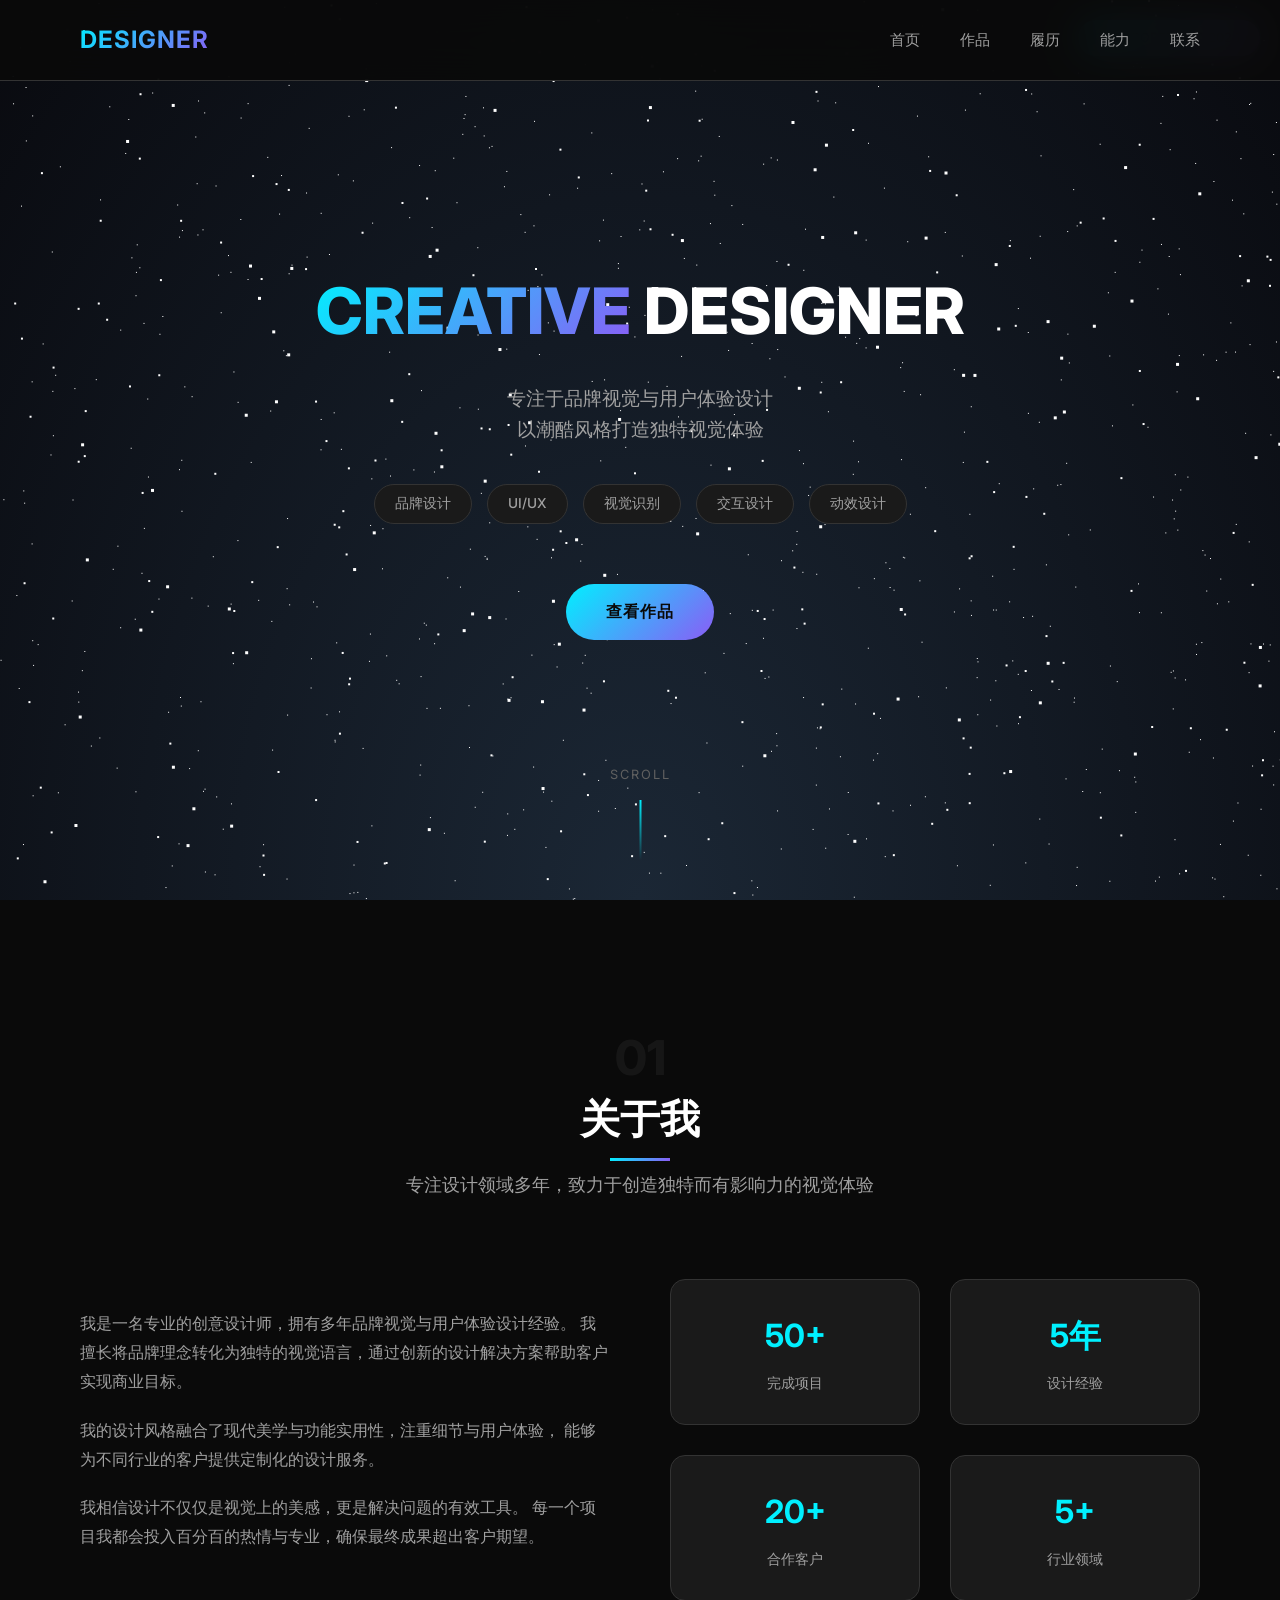
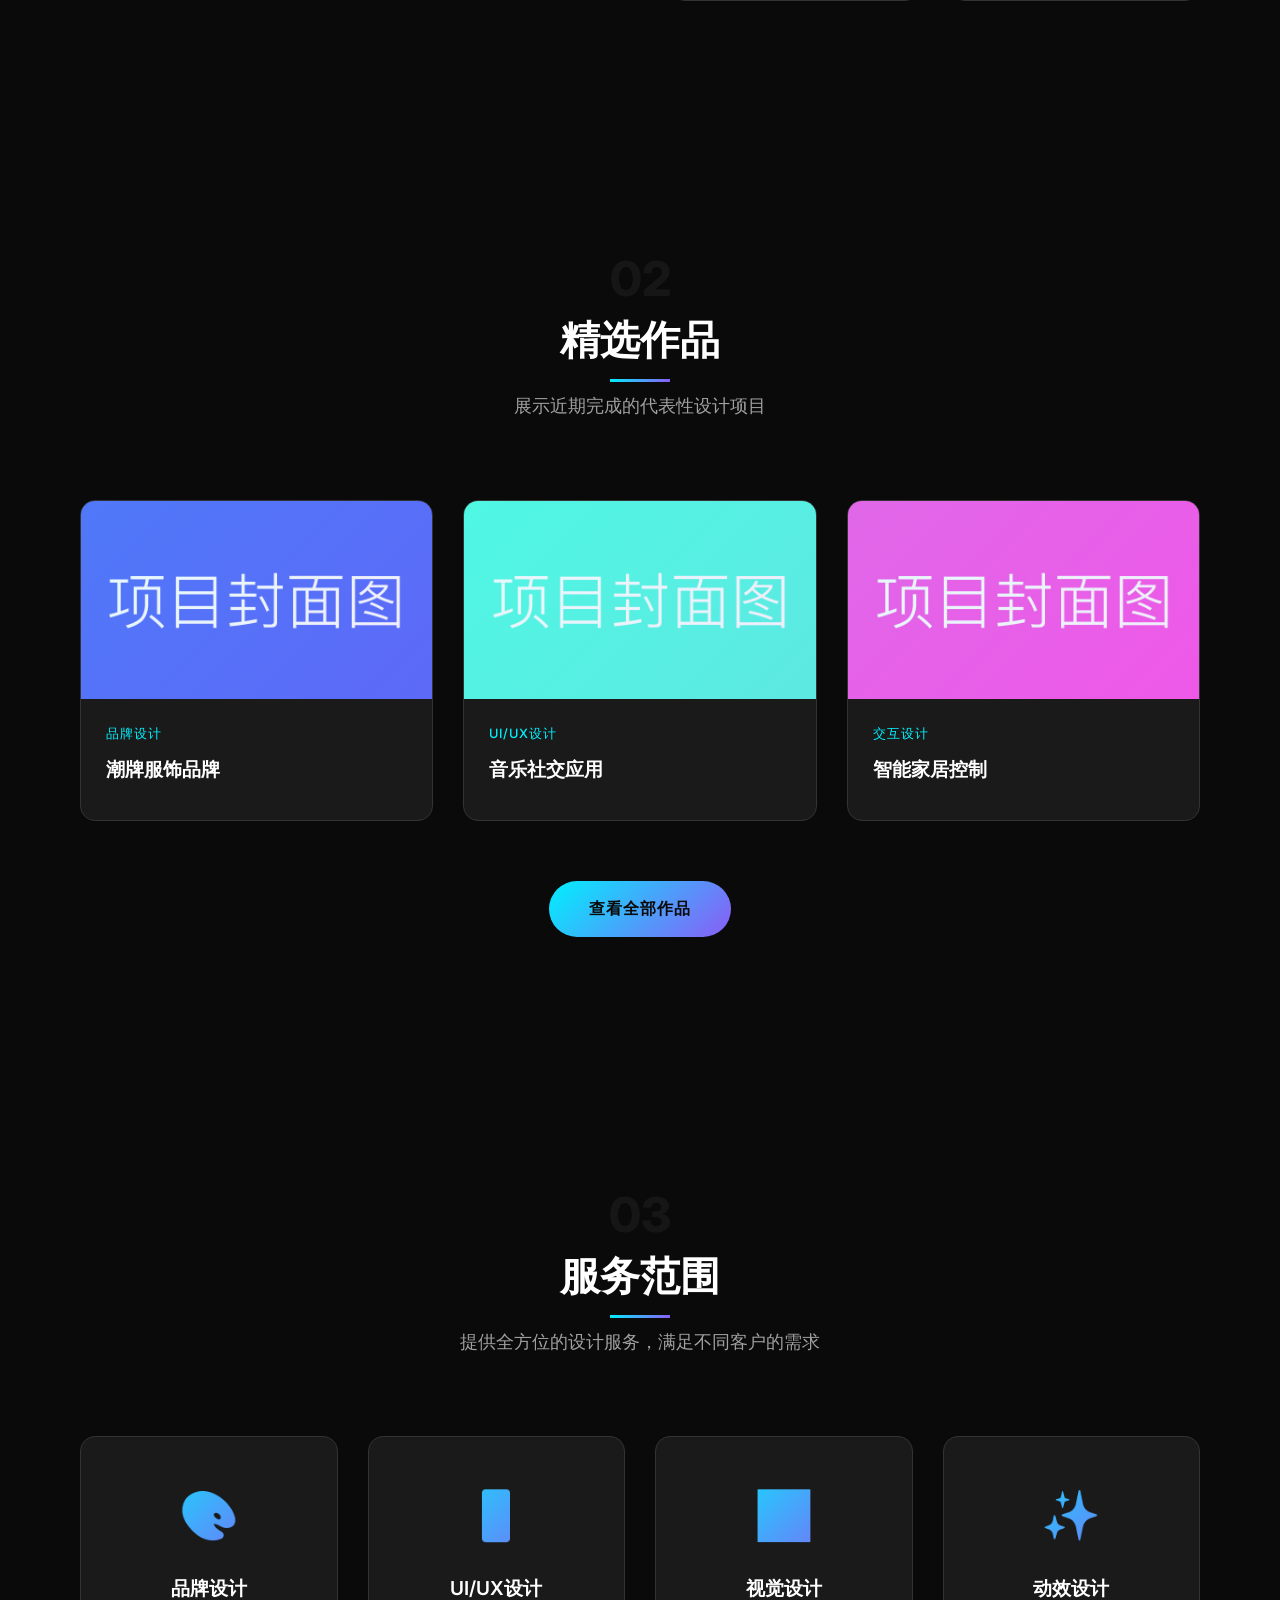
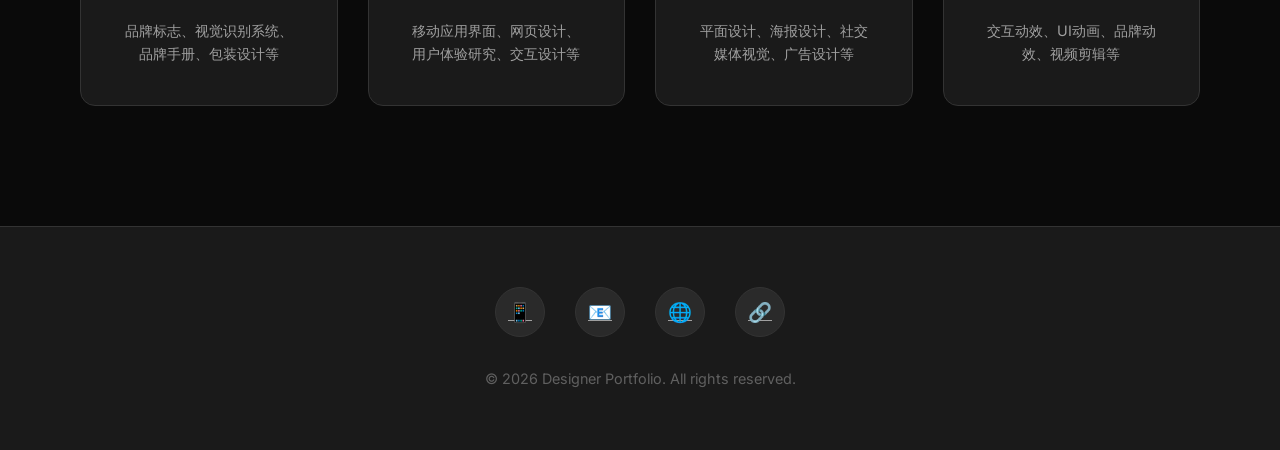
<file: index.html>
<!DOCTYPE html>
<html lang="zh-CN">
<head>
    <meta charset="UTF-8">
    <meta name="viewport" content="width=device-width, initial-scale=1.0">
    <title>Designer Portfolio | 潮酷设计师</title>
    <link href="https://fonts.googleapis.com/css2?family=Inter:wght@300;400;500;600;700&display=swap" rel="stylesheet">
    <link href='https://fonts.googleapis.com/css?family=Lato:300,400,700' rel='stylesheet' type='text/css'>
    <link rel="stylesheet" href="css/style.css">
</head>
<body>
    <nav>
        <div class="nav-container">
            <div class="logo">DESIGNER</div>
            <ul class="nav-links">
                <li><a href="index.html">首页</a></li>
                <li><a href="works.html">作品</a></li>
                <li><a href="experience.html">履历</a></li>
                <li><a href="skills.html">能力</a></li>
                <li><a href="contact.html">联系</a></li>
            </ul>
            <div class="mobile-menu-btn">
                <span></span>
                <span></span>
                <span></span>
            </div>
        </div>
    </nav>

    <section id="home" class="hero">
        <div id="stars"></div>
        <div id="stars2"></div>
        <div id="stars3"></div>
        <div class="hero-banner">NEW PORTFOLIO 2026</div>
        <div class="hero-content">
            <h1 class="hero-title">
                <span>CREATIVE</span> DESIGNER
            </h1>
            <p class="hero-subtitle">
                专注于品牌视觉与用户体验设计<br>
                以潮酷风格打造独特视觉体验
            </p>
            <div class="hero-tags">
                <span class="hero-tag">品牌设计</span>
                <span class="hero-tag">UI/UX</span>
                <span class="hero-tag">视觉识别</span>
                <span class="hero-tag">交互设计</span>
                <span class="hero-tag">动效设计</span>
            </div>
            <a href="works.html" class="hero-btn">查看作品</a>
        </div>
        <div class="scroll-indicator">
            <span>SCROLL</span>
            <div class="scroll-line"></div>
        </div>
    </section>

    <section class="about section">
        <div class="container">
            <div class="section-header">
                <div class="section-number">01</div>
                <h2 class="section-title">关于我</h2>
                <p class="section-subtitle">
                    专注设计领域多年，致力于创造独特而有影响力的视觉体验
                </p>
            </div>
            <div class="about-content">
                <div class="about-text">
                    <p>
                        我是一名专业的创意设计师，拥有多年品牌视觉与用户体验设计经验。
                        我擅长将品牌理念转化为独特的视觉语言，通过创新的设计解决方案帮助客户实现商业目标。
                    </p>
                    <p>
                        我的设计风格融合了现代美学与功能实用性，注重细节与用户体验，
                        能够为不同行业的客户提供定制化的设计服务。
                    </p>
                    <p>
                        我相信设计不仅仅是视觉上的美感，更是解决问题的有效工具。
                        每一个项目我都会投入百分百的热情与专业，确保最终成果超出客户期望。
                    </p>
                </div>
                <div class="about-stats">
                    <div class="stat-item">
                        <div class="stat-number">50+</div>
                        <div class="stat-label">完成项目</div>
                    </div>
                    <div class="stat-item">
                        <div class="stat-number">5年</div>
                        <div class="stat-label">设计经验</div>
                    </div>
                    <div class="stat-item">
                        <div class="stat-number">20+</div>
                        <div class="stat-label">合作客户</div>
                    </div>
                    <div class="stat-item">
                        <div class="stat-number">5+</div>
                        <div class="stat-label">行业领域</div>
                    </div>
                </div>
            </div>
        </div>
    </section>

    <section class="featured-works section">
        <div class="container">
            <div class="section-header">
                <div class="section-number">02</div>
                <h2 class="section-title">精选作品</h2>
                <p class="section-subtitle">
                    展示近期完成的代表性设计项目
                </p>
            </div>
            <div class="works-grid">
                <a href="work1.html" class="work-link">
                    <div class="work-item">
                        <div class="work-image">
                            <img src="image/work-1.jpg" alt="潮牌服饰品牌">
                            <div class="work-overlay">
                                <span>品牌视觉系统</span>
                            </div>
                        </div>
                        <div class="work-content">
                            <div class="work-category">品牌设计</div>
                            <h3 class="work-title">潮牌服饰品牌</h3>
                        </div>
                    </div>
                </a>
                <a href="work2.html" class="work-link">
                    <div class="work-item">
                        <div class="work-image">
                            <img src="image/work-2.jpg" alt="音乐社交应用">
                            <div class="work-overlay">
                                <span>移动应用界面</span>
                            </div>
                        </div>
                        <div class="work-content">
                            <div class="work-category">UI/UX设计</div>
                            <h3 class="work-title">音乐社交应用</h3>
                        </div>
                    </div>
                </a>
                <a href="work3.html" class="work-link">
                    <div class="work-item">
                        <div class="work-image">
                            <img src="image/work-3.jpg" alt="智能家居控制">
                            <div class="work-overlay">
                                <span>数字产品设计</span>
                            </div>
                        </div>
                        <div class="work-content">
                            <div class="work-category">交互设计</div>
                            <h3 class="work-title">智能家居控制</h3>
                        </div>
                    </div>
                </a>
            </div>
            <div class="works-btn-container">
                <a href="works.html" class="hero-btn">查看全部作品</a>
            </div>
        </div>
    </section>

    <section class="services section">
        <div class="container">
            <div class="section-header">
                <div class="section-number">03</div>
                <h2 class="section-title">服务范围</h2>
                <p class="section-subtitle">
                    提供全方位的设计服务，满足不同客户的需求
                </p>
            </div>
            <div class="services-grid">
                <div class="service-card">
                    <div class="service-icon">🎨</div>
                    <h3 class="service-title">品牌设计</h3>
                    <p class="service-desc">
                        品牌标志、视觉识别系统、品牌手册、包装设计等
                    </p>
                </div>
                <div class="service-card">
                    <div class="service-icon">📱</div>
                    <h3 class="service-title">UI/UX设计</h3>
                    <p class="service-desc">
                        移动应用界面、网页设计、用户体验研究、交互设计等
                    </p>
                </div>
                <div class="service-card">
                    <div class="service-icon">🖼️</div>
                    <h3 class="service-title">视觉设计</h3>
                    <p class="service-desc">
                        平面设计、海报设计、社交媒体视觉、广告设计等
                    </p>
                </div>
                <div class="service-card">
                    <div class="service-icon">✨</div>
                    <h3 class="service-title">动效设计</h3>
                    <p class="service-desc">
                        交互动效、UI动画、品牌动效、视频剪辑等
                    </p>
                </div>
            </div>
        </div>
    </section>

    <footer>
        <div class="container">
            <div class="footer-content">
                <div class="footer-social">
                    <a href="#">📱</a>
                    <a href="#">📧</a>
                    <a href="#">🌐</a>
                    <a href="#">🔗</a>
                </div>
                <p class="footer-copyright">
                    © 2026 Designer Portfolio. All rights reserved.
                </p>
            </div>
        </div>
    </footer>

    <script src="js/script.js"></script>
</body>
</html>
</file>
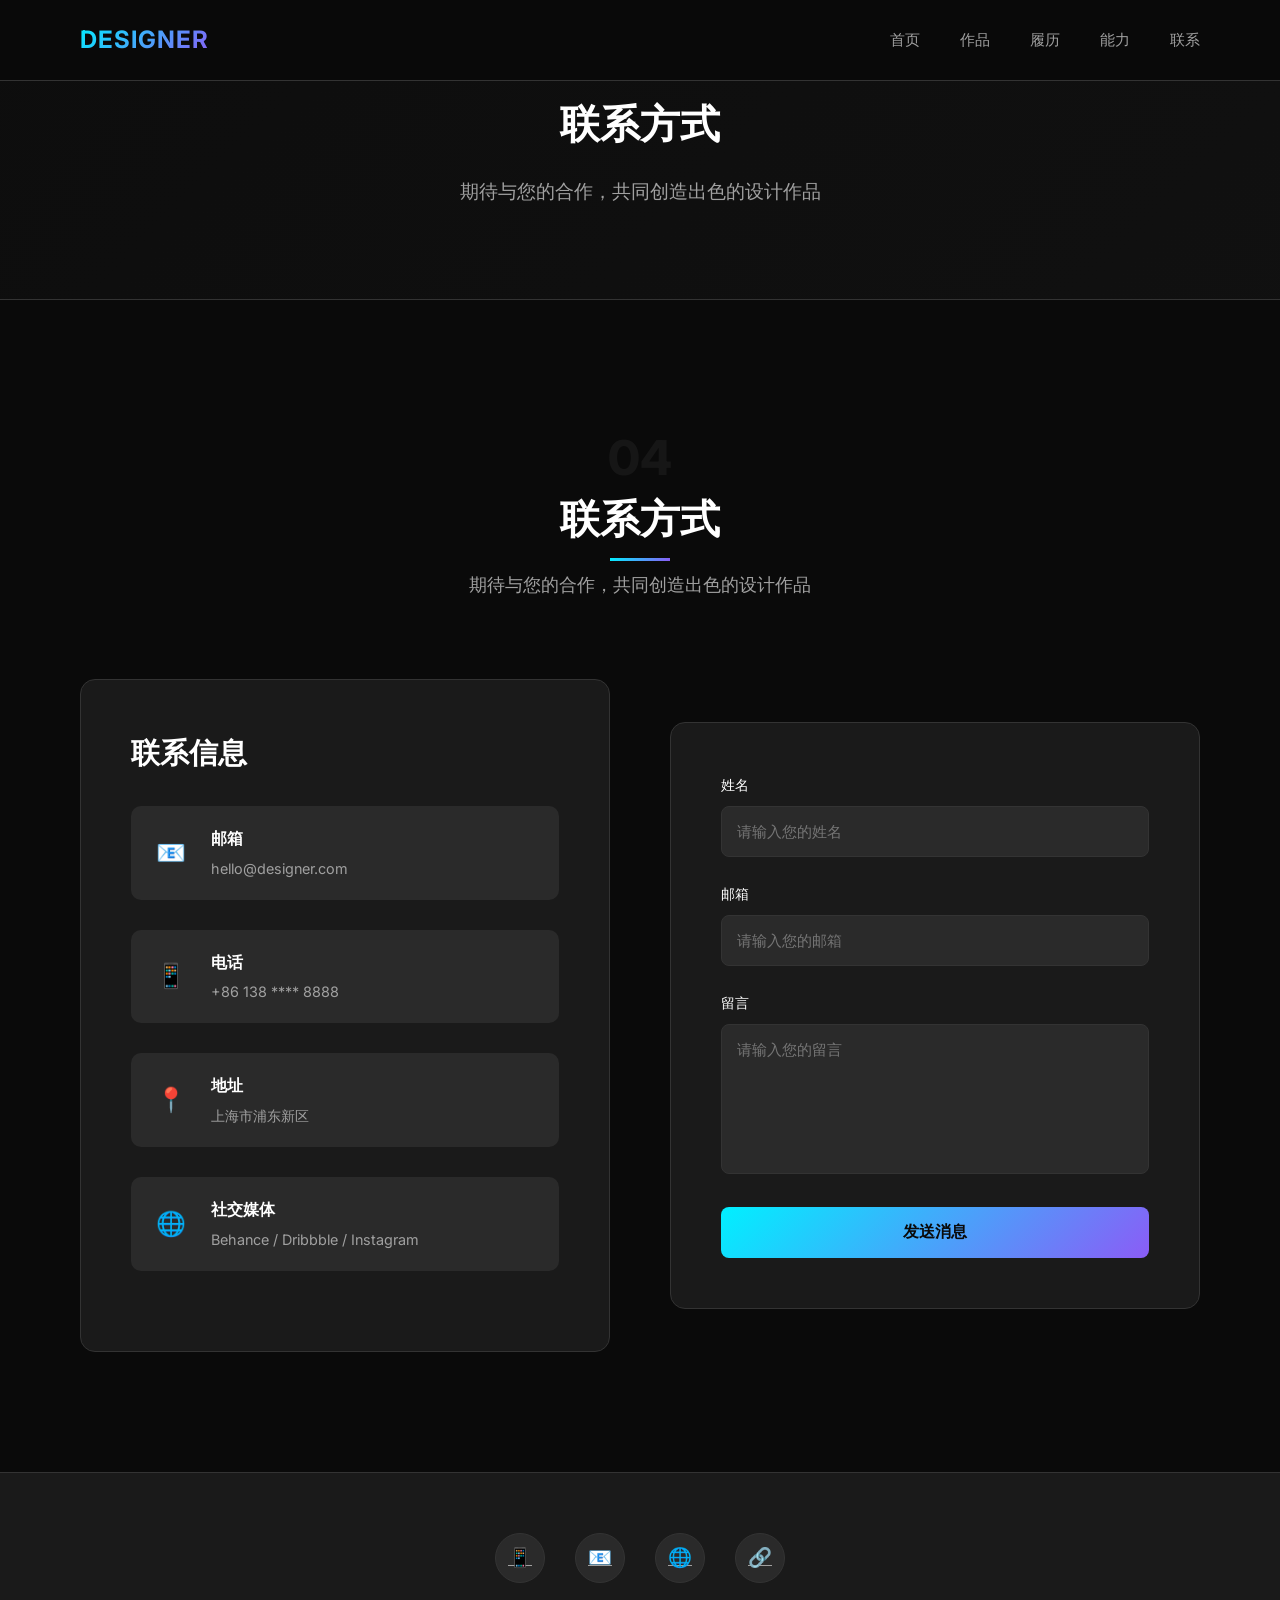
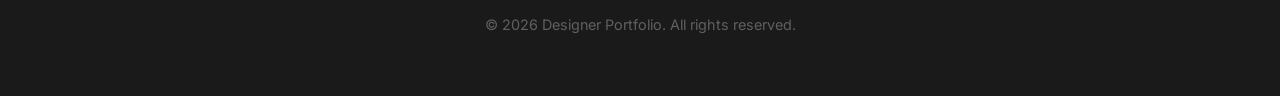
<file: contact.html>
<!DOCTYPE html>
<html lang="zh-CN">
<head>
    <meta charset="UTF-8">
    <meta name="viewport" content="width=device-width, initial-scale=1.0">
    <title>联系方式 | 潮酷设计师</title>
    <link href="https://fonts.googleapis.com/css2?family=Inter:wght@300;400;500;600;700&display=swap" rel="stylesheet">
    <link href='https://fonts.googleapis.com/css?family=Lato:300,400,700' rel='stylesheet' type='text/css'>
    <link rel="stylesheet" href="css/style.css">
</head>
<body>
    <nav>
        <div class="nav-container">
            <div class="logo">DESIGNER</div>
            <ul class="nav-links">
                <li><a href="index.html">首页</a></li>
                <li><a href="works.html">作品</a></li>
                <li><a href="experience.html">履历</a></li>
                <li><a href="skills.html">能力</a></li>
                <li><a href="contact.html">联系</a></li>
            </ul>
            <div class="mobile-menu-btn">
                <span></span>
                <span></span>
                <span></span>
            </div>
        </div>
    </nav>

    <div class="top-banner">
        <div class="top-banner-content">
            <div class="top-banner-text">
                <h1 class="top-banner-title">联系方式</h1>
                <p class="top-banner-subtitle">期待与您的合作，共同创造出色的设计作品</p>
            </div>
        </div>
    </div>

    <section class="section">
        <div class="container">
            <div class="section-header">
                <div class="section-number">04</div>
                <h2 class="section-title">联系方式</h2>
                <p class="section-subtitle">
                    期待与您的合作，共同创造出色的设计作品
                </p>
            </div>
            <div class="contact-container">
                <div class="contact-info">
                    <h3 class="contact-title">联系信息</h3>
                    <div class="contact-item">
                        <div class="contact-icon">📧</div>
                        <div class="contact-details">
                            <h4>邮箱</h4>
                            <p>hello@designer.com</p>
                        </div>
                    </div>
                    <div class="contact-item">
                        <div class="contact-icon">📱</div>
                        <div class="contact-details">
                            <h4>电话</h4>
                            <p>+86 138 **** 8888</p>
                        </div>
                    </div>
                    <div class="contact-item">
                        <div class="contact-icon">📍</div>
                        <div class="contact-details">
                            <h4>地址</h4>
                            <p>上海市浦东新区</p>
                        </div>
                    </div>
                    <div class="contact-item">
                        <div class="contact-icon">🌐</div>
                        <div class="contact-details">
                            <h4>社交媒体</h4>
                            <p>Behance / Dribbble / Instagram</p>
                        </div>
                    </div>
                </div>
                <div class="contact-form">
                    <form>
                        <div class="form-group">
                            <label for="name">姓名</label>
                            <input type="text" id="name" placeholder="请输入您的姓名">
                        </div>
                        <div class="form-group">
                            <label for="email">邮箱</label>
                            <input type="email" id="email" placeholder="请输入您的邮箱">
                        </div>
                        <div class="form-group">
                            <label for="message">留言</label>
                            <textarea id="message" placeholder="请输入您的留言"></textarea>
                        </div>
                        <button type="submit" class="submit-btn">发送消息</button>
                    </form>
                </div>
            </div>
        </div>
    </section>

    <footer>
        <div class="container">
            <div class="footer-content">
                <div class="footer-social">
                    <a href="#">📱</a>
                    <a href="#">📧</a>
                    <a href="#">🌐</a>
                    <a href="#">🔗</a>
                </div>
                <p class="footer-copyright">
                    © 2026 Designer Portfolio. All rights reserved.
                </p>
            </div>
        </div>
    </footer>

    <script src="js/script.js"></script>
</body>
</html>
</file>
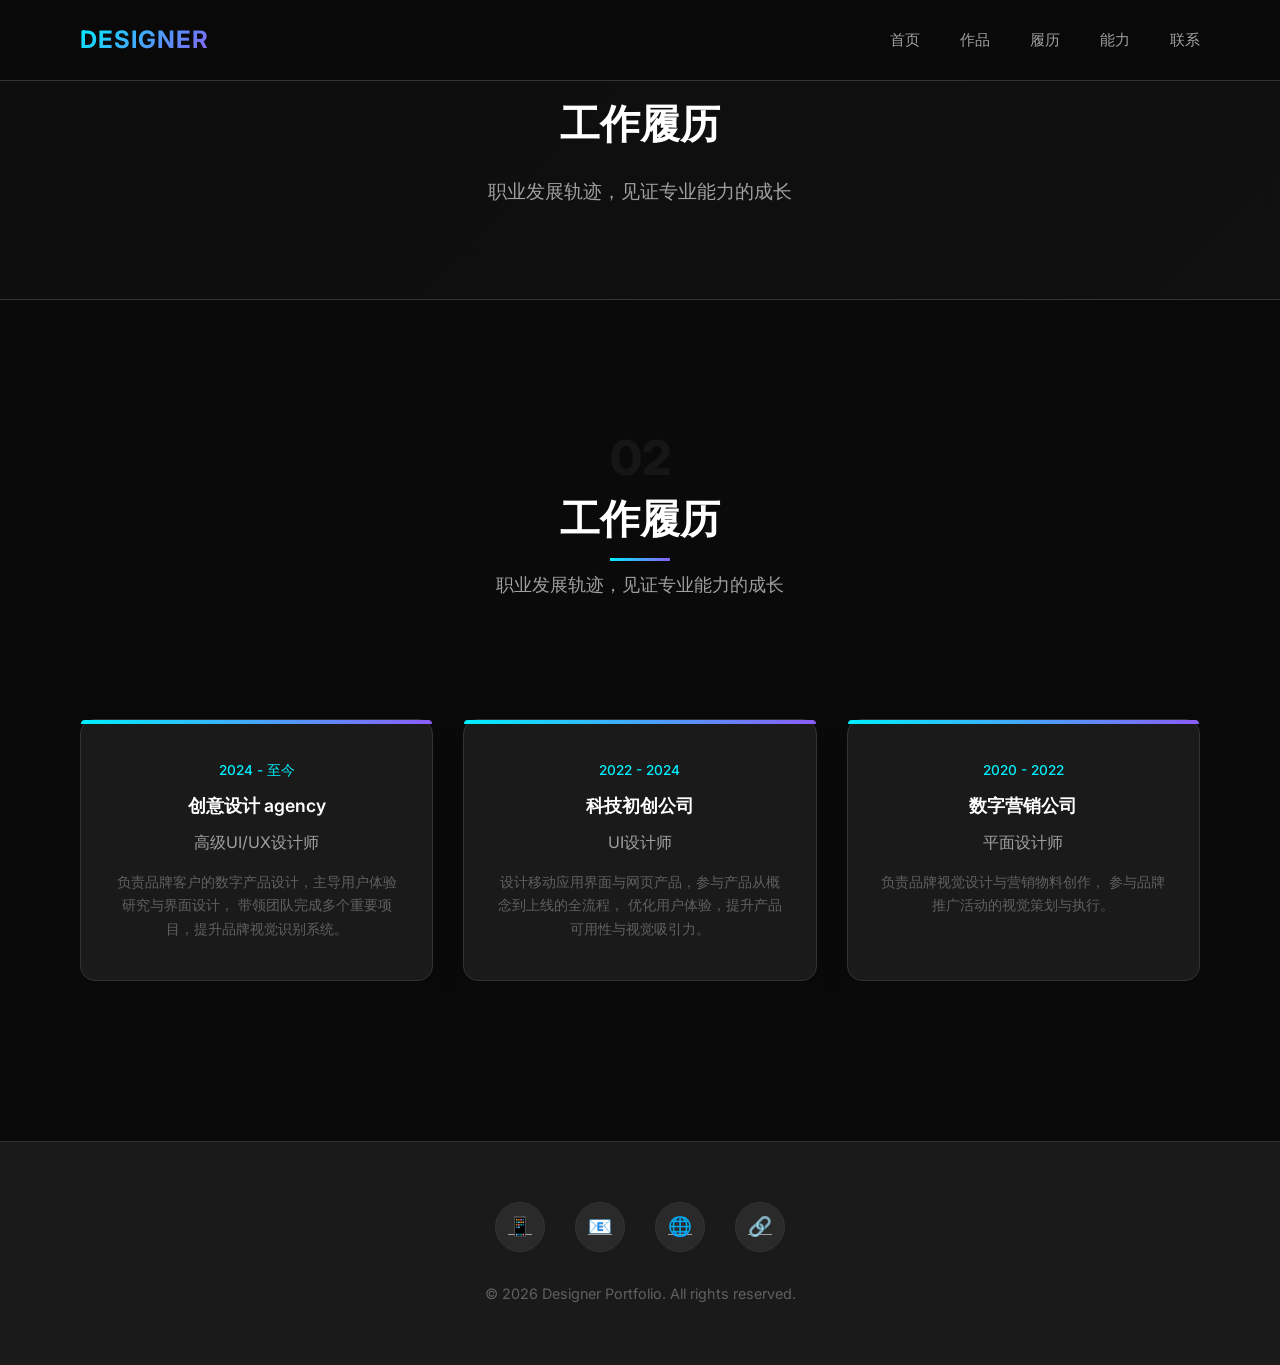
<file: experience.html>
<!DOCTYPE html>
<html lang="zh-CN">
<head>
    <meta charset="UTF-8">
    <meta name="viewport" content="width=device-width, initial-scale=1.0">
    <title>工作履历 | 潮酷设计师</title>
    <link href="https://fonts.googleapis.com/css2?family=Inter:wght@300;400;500;600;700&display=swap" rel="stylesheet">
    <link href='https://fonts.googleapis.com/css?family=Lato:300,400,700' rel='stylesheet' type='text/css'>
    <link rel="stylesheet" href="css/style.css">
</head>
<body>
    <nav>
        <div class="nav-container">
            <div class="logo">DESIGNER</div>
            <ul class="nav-links">
                <li><a href="index.html">首页</a></li>
                <li><a href="works.html">作品</a></li>
                <li><a href="experience.html">履历</a></li>
                <li><a href="skills.html">能力</a></li>
                <li><a href="contact.html">联系</a></li>
            </ul>
            <div class="mobile-menu-btn">
                <span></span>
                <span></span>
                <span></span>
            </div>
        </div>
    </nav>

    <div class="top-banner">
        <div class="top-banner-content">
            <div class="top-banner-text">
                <h1 class="top-banner-title">工作履历</h1>
                <p class="top-banner-subtitle">职业发展轨迹，见证专业能力的成长</p>
            </div>
        </div>
    </div>

    <section class="section">
        <div class="container">
            <div class="section-header">
                <div class="section-number">02</div>
                <h2 class="section-title">工作履历</h2>
                <p class="section-subtitle">
                    职业发展轨迹，见证专业能力的成长
                </p>
            </div>
            <div class="timeline">
                <div class="timeline-item">
                    <div class="timeline-dot"></div>
                    <div class="timeline-content">
                        <div class="timeline-date">2024 - 至今</div>
                        <h3 class="timeline-company">创意设计 agency</h3>
                        <div class="timeline-position">高级UI/UX设计师</div>
                        <p class="timeline-desc">
                            负责品牌客户的数字产品设计，主导用户体验研究与界面设计，
                            带领团队完成多个重要项目，提升品牌视觉识别系统。
                        </p>
                    </div>
                </div>
                <div class="timeline-item">
                    <div class="timeline-dot"></div>
                    <div class="timeline-content">
                        <div class="timeline-date">2022 - 2024</div>
                        <h3 class="timeline-company">科技初创公司</h3>
                        <div class="timeline-position">UI设计师</div>
                        <p class="timeline-desc">
                            设计移动应用界面与网页产品，参与产品从概念到上线的全流程，
                            优化用户体验，提升产品可用性与视觉吸引力。
                        </p>
                    </div>
                </div>
                <div class="timeline-item">
                    <div class="timeline-dot"></div>
                    <div class="timeline-content">
                        <div class="timeline-date">2020 - 2022</div>
                        <h3 class="timeline-company">数字营销公司</h3>
                        <div class="timeline-position">平面设计师</div>
                        <p class="timeline-desc">
                            负责品牌视觉设计与营销物料创作，
                            参与品牌推广活动的视觉策划与执行。
                        </p>
                    </div>
                </div>
            </div>
        </div>
    </section>

    <footer>
        <div class="container">
            <div class="footer-content">
                <div class="footer-social">
                    <a href="#">📱</a>
                    <a href="#">📧</a>
                    <a href="#">🌐</a>
                    <a href="#">🔗</a>
                </div>
                <p class="footer-copyright">
                    © 2026 Designer Portfolio. All rights reserved.
                </p>
            </div>
        </div>
    </footer>

    <script src="js/script.js"></script>
</body>
</html>
</file>
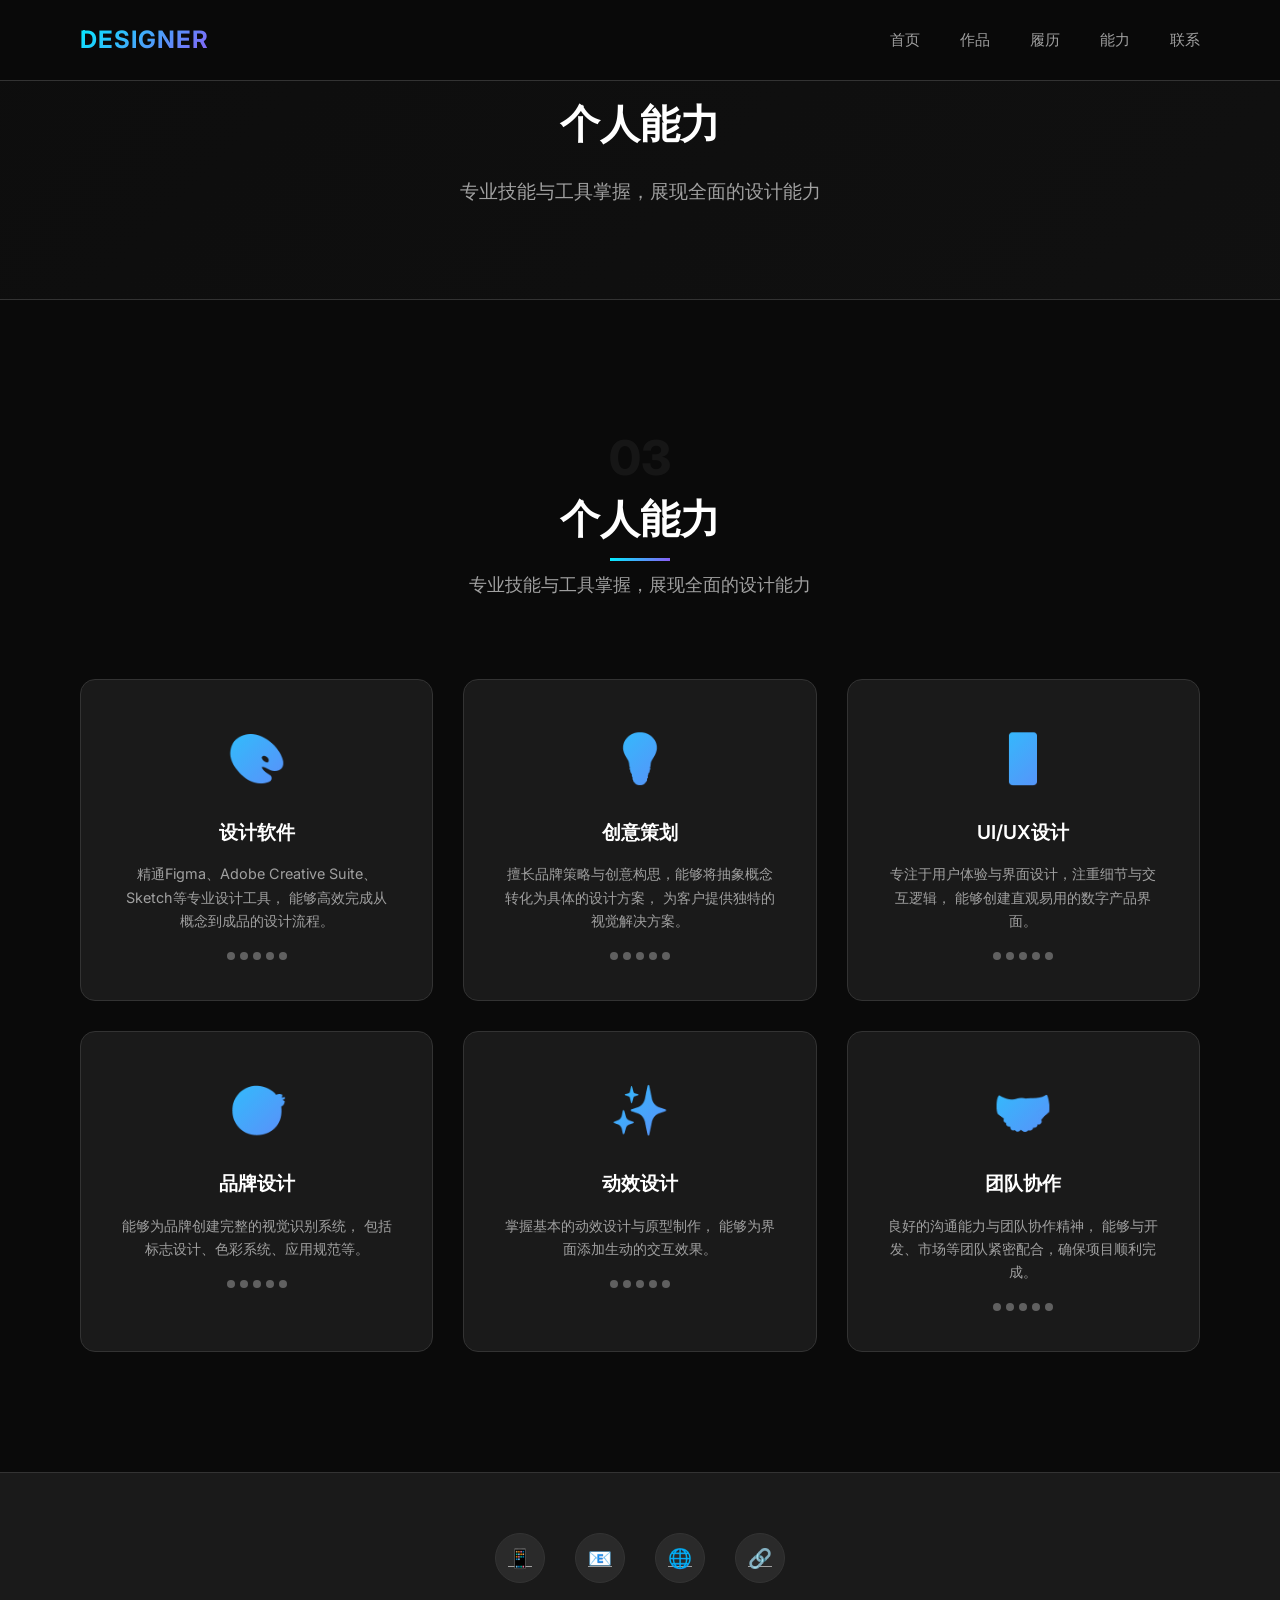
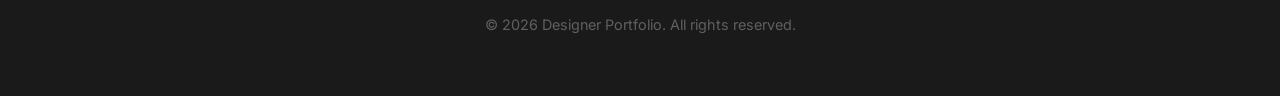
<file: skills.html>
<!DOCTYPE html>
<html lang="zh-CN">
<head>
    <meta charset="UTF-8">
    <meta name="viewport" content="width=device-width, initial-scale=1.0">
    <title>个人能力 | 潮酷设计师</title>
    <link href="https://fonts.googleapis.com/css2?family=Inter:wght@300;400;500;600;700&display=swap" rel="stylesheet">
    <link href='https://fonts.googleapis.com/css?family=Lato:300,400,700' rel='stylesheet' type='text/css'>
    <link rel="stylesheet" href="css/style.css">
</head>
<body>
    <nav>
        <div class="nav-container">
            <div class="logo">DESIGNER</div>
            <ul class="nav-links">
                <li><a href="index.html">首页</a></li>
                <li><a href="works.html">作品</a></li>
                <li><a href="experience.html">履历</a></li>
                <li><a href="skills.html">能力</a></li>
                <li><a href="contact.html">联系</a></li>
            </ul>
            <div class="mobile-menu-btn">
                <span></span>
                <span></span>
                <span></span>
            </div>
        </div>
    </nav>

    <div class="top-banner">
        <div class="top-banner-content">
            <div class="top-banner-text">
                <h1 class="top-banner-title">个人能力</h1>
                <p class="top-banner-subtitle">专业技能与工具掌握，展现全面的设计能力</p>
            </div>
        </div>
    </div>

    <section class="section">
        <div class="container">
            <div class="section-header">
                <div class="section-number">03</div>
                <h2 class="section-title">个人能力</h2>
                <p class="section-subtitle">
                    专业技能与工具掌握，展现全面的设计能力
                </p>
            </div>
            <div class="skills-container">
                <div class="skill-card">
                    <div class="skill-icon">🎨</div>
                    <h3 class="skill-title">设计软件</h3>
                    <p class="skill-desc">
                        精通Figma、Adobe Creative Suite、Sketch等专业设计工具，
                        能够高效完成从概念到成品的设计流程。
                    </p>
                    <div class="skill-level">
                        <div class="skill-level-dot"></div>
                        <div class="skill-level-dot"></div>
                        <div class="skill-level-dot"></div>
                        <div class="skill-level-dot"></div>
                        <div class="skill-level-dot"></div>
                    </div>
                </div>
                <div class="skill-card">
                    <div class="skill-icon">💡</div>
                    <h3 class="skill-title">创意策划</h3>
                    <p class="skill-desc">
                        擅长品牌策略与创意构思，能够将抽象概念转化为具体的设计方案，
                        为客户提供独特的视觉解决方案。
                    </p>
                    <div class="skill-level">
                        <div class="skill-level-dot"></div>
                        <div class="skill-level-dot"></div>
                        <div class="skill-level-dot"></div>
                        <div class="skill-level-dot"></div>
                        <div class="skill-level-dot"></div>
                    </div>
                </div>
                <div class="skill-card">
                    <div class="skill-icon">📱</div>
                    <h3 class="skill-title">UI/UX设计</h3>
                    <p class="skill-desc">
                        专注于用户体验与界面设计，注重细节与交互逻辑，
                        能够创建直观易用的数字产品界面。
                    </p>
                    <div class="skill-level">
                        <div class="skill-level-dot"></div>
                        <div class="skill-level-dot"></div>
                        <div class="skill-level-dot"></div>
                        <div class="skill-level-dot"></div>
                        <div class="skill-level-dot"></div>
                    </div>
                </div>
                <div class="skill-card">
                    <div class="skill-icon">🎯</div>
                    <h3 class="skill-title">品牌设计</h3>
                    <p class="skill-desc">
                        能够为品牌创建完整的视觉识别系统，
                        包括标志设计、色彩系统、应用规范等。
                    </p>
                    <div class="skill-level">
                        <div class="skill-level-dot"></div>
                        <div class="skill-level-dot"></div>
                        <div class="skill-level-dot"></div>
                        <div class="skill-level-dot"></div>
                        <div class="skill-level-dot"></div>
                    </div>
                </div>
                <div class="skill-card">
                    <div class="skill-icon">✨</div>
                    <h3 class="skill-title">动效设计</h3>
                    <p class="skill-desc">
                        掌握基本的动效设计与原型制作，
                        能够为界面添加生动的交互效果。
                    </p>
                    <div class="skill-level">
                        <div class="skill-level-dot"></div>
                        <div class="skill-level-dot"></div>
                        <div class="skill-level-dot"></div>
                        <div class="skill-level-dot"></div>
                        <div class="skill-level-dot"></div>
                    </div>
                </div>
                <div class="skill-card">
                    <div class="skill-icon">🤝</div>
                    <h3 class="skill-title">团队协作</h3>
                    <p class="skill-desc">
                        良好的沟通能力与团队协作精神，
                        能够与开发、市场等团队紧密配合，确保项目顺利完成。
                    </p>
                    <div class="skill-level">
                        <div class="skill-level-dot"></div>
                        <div class="skill-level-dot"></div>
                        <div class="skill-level-dot"></div>
                        <div class="skill-level-dot"></div>
                        <div class="skill-level-dot"></div>
                    </div>
                </div>
            </div>
        </div>
    </section>

    <footer>
        <div class="container">
            <div class="footer-content">
                <div class="footer-social">
                    <a href="#">📱</a>
                    <a href="#">📧</a>
                    <a href="#">🌐</a>
                    <a href="#">🔗</a>
                </div>
                <p class="footer-copyright">
                    © 2026 Designer Portfolio. All rights reserved.
                </p>
            </div>
        </div>
    </footer>

    <script src="js/script.js"></script>
</body>
</html>
</file>
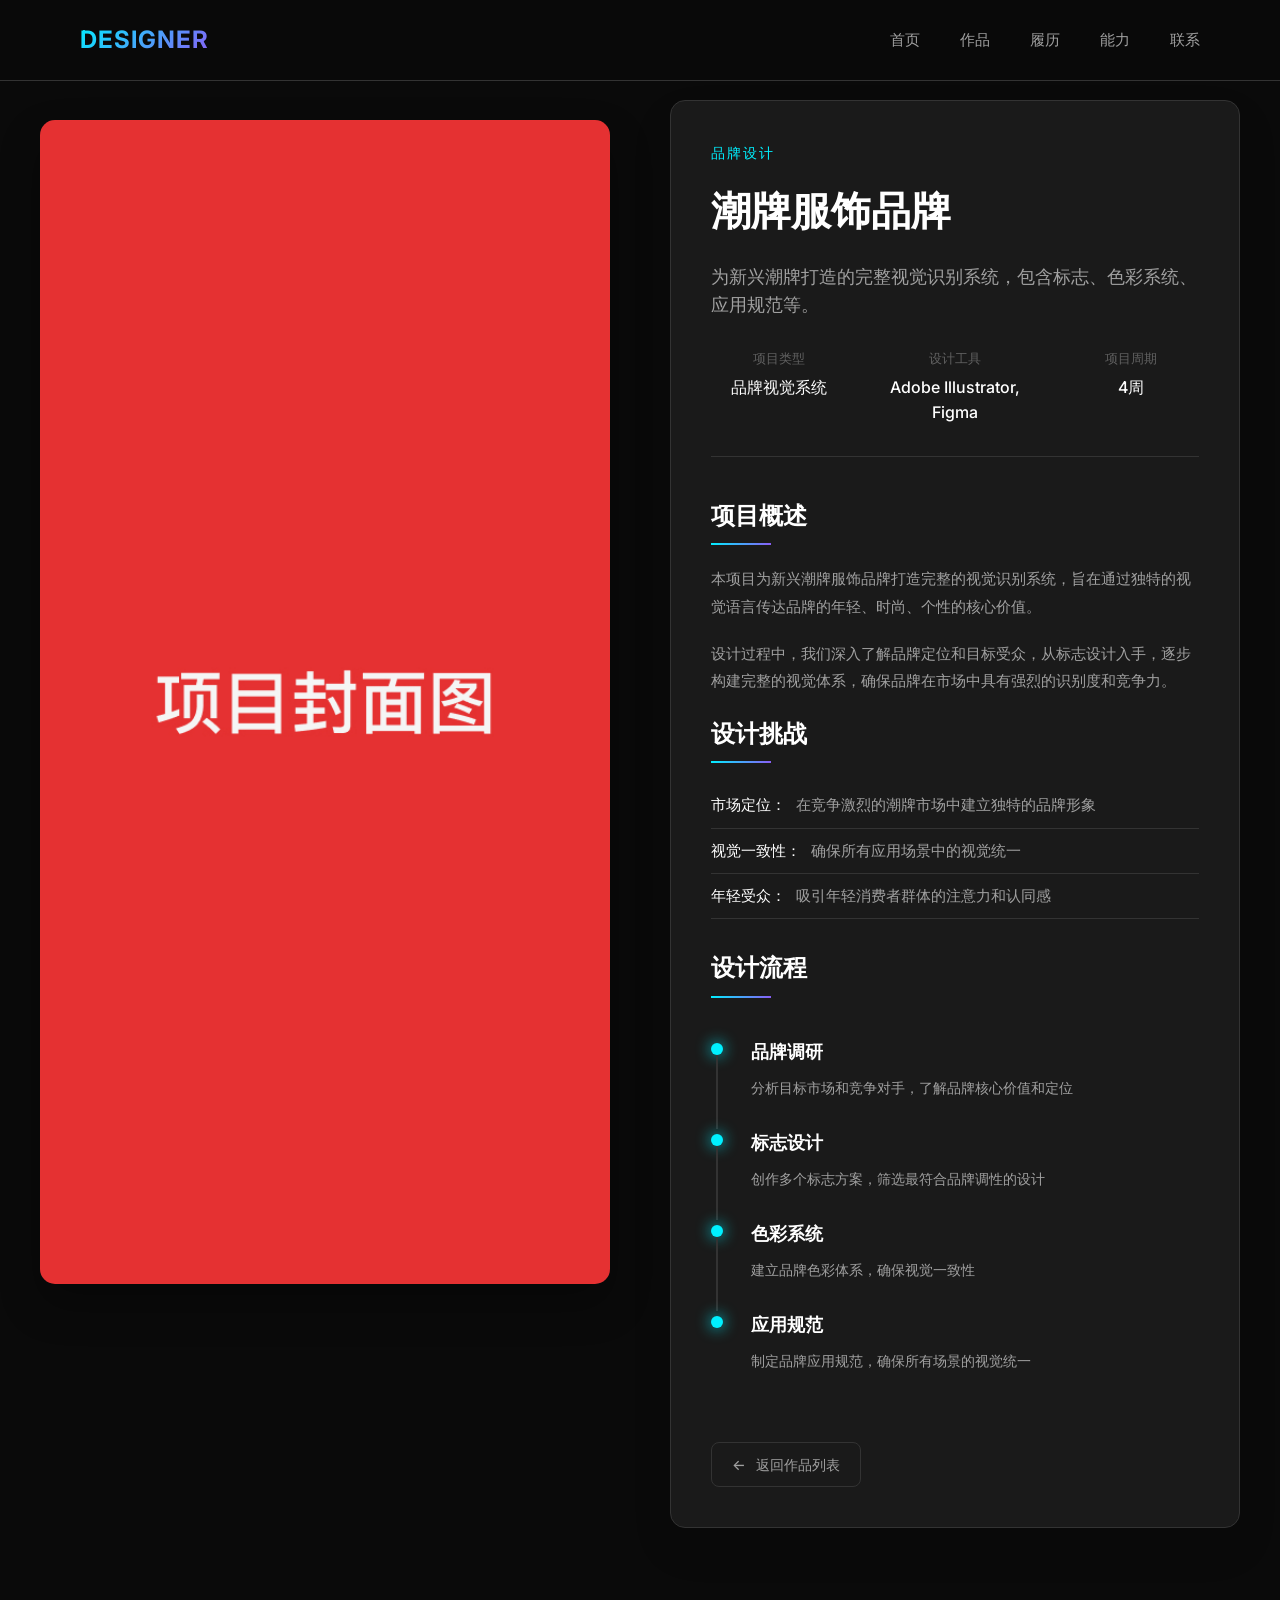
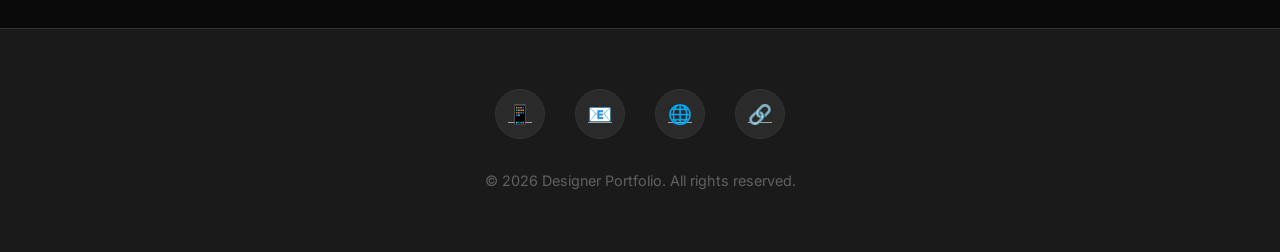
<file: work1.html>
<!DOCTYPE html>
<html lang="zh-CN">
<head>
    <meta charset="UTF-8">
    <meta name="viewport" content="width=device-width, initial-scale=1.0">
    <title>潮牌服饰品牌 | 设计作品</title>
    <link href="https://fonts.googleapis.com/css2?family=Inter:wght@300;400;500;600;700&display=swap" rel="stylesheet">
    <link rel="stylesheet" href="css/style.css">
</head>
<body>
    <nav>
        <div class="nav-container">
            <div class="logo">DESIGNER</div>
            <ul class="nav-links">
                <li><a href="index.html">首页</a></li>
                <li><a href="index.html#works">作品</a></li>
                <li><a href="index.html#experience">履历</a></li>
                <li><a href="index.html#skills">能力</a></li>
                <li><a href="index.html#contact">联系</a></li>
            </ul>
            <div class="mobile-menu-btn">
                <span></span>
                <span></span>
                <span></span>
            </div>
        </div>
    </nav>

    <section class="work-container">
        <div class="work-layout">
            <div class="work-media">
                <img src="image/work-page-1.jpg" alt="潮牌服饰品牌详情">
            </div>
            <div class="work-info">
                <div class="work-page-category">品牌设计</div>
                <h1 class="work-page-title">潮牌服饰品牌</h1>
                <p class="work-page-subtitle">为新兴潮牌打造的完整视觉识别系统，包含标志、色彩系统、应用规范等。</p>
                <div class="work-page-meta">
                    <div class="meta-item">
                        <div class="meta-label">项目类型</div>
                        <div class="meta-value">品牌视觉系统</div>
                    </div>
                    <div class="meta-item">
                        <div class="meta-label">设计工具</div>
                        <div class="meta-value">Adobe Illustrator, Figma</div>
                    </div>
                    <div class="meta-item">
                        <div class="meta-label">项目周期</div>
                        <div class="meta-value">4周</div>
                    </div>
                </div>
                
                <div class="work-description">
                    <h3>项目概述</h3>
                    <p>本项目为新兴潮牌服饰品牌打造完整的视觉识别系统，旨在通过独特的视觉语言传达品牌的年轻、时尚、个性的核心价值。</p>
                    <p>设计过程中，我们深入了解品牌定位和目标受众，从标志设计入手，逐步构建完整的视觉体系，确保品牌在市场中具有强烈的识别度和竞争力。</p>
                    
                    <h3>设计挑战</h3>
                    <ul>
                        <li><strong>市场定位：</strong>在竞争激烈的潮牌市场中建立独特的品牌形象</li>
                        <li><strong>视觉一致性：</strong>确保所有应用场景中的视觉统一</li>
                        <li><strong>年轻受众：</strong>吸引年轻消费者群体的注意力和认同感</li>
                    </ul>
                    
                    <h3>设计流程</h3>
                    <div class="process-timeline">
                        <div class="process-item">
                            <div class="process-title">品牌调研</div>
                            <div class="process-desc">分析目标市场和竞争对手，了解品牌核心价值和定位</div>
                        </div>
                        <div class="process-item">
                            <div class="process-title">标志设计</div>
                            <div class="process-desc">创作多个标志方案，筛选最符合品牌调性的设计</div>
                        </div>
                        <div class="process-item">
                            <div class="process-title">色彩系统</div>
                            <div class="process-desc">建立品牌色彩体系，确保视觉一致性</div>
                        </div>
                        <div class="process-item">
                            <div class="process-title">应用规范</div>
                            <div class="process-desc">制定品牌应用规范，确保所有场景的视觉统一</div>
                        </div>
                    </div>
                    <a href="works.html" class="back-link">
                        <span>←</span>
                        返回作品列表
                    </a>
                </div>
            </div>
        </div>
    </section>

    <footer>
        <div class="container">
            <div class="footer-content">
                <div class="footer-social">
                    <a href="#">📱</a>
                    <a href="#">📧</a>
                    <a href="#">🌐</a>
                    <a href="#">🔗</a>
                </div>
                <p class="footer-copyright">
                    © 2026 Designer Portfolio. All rights reserved.
                </p>
            </div>
        </div>
    </footer>

    <script src="js/script.js"></script>
</body>
</html>
</file>
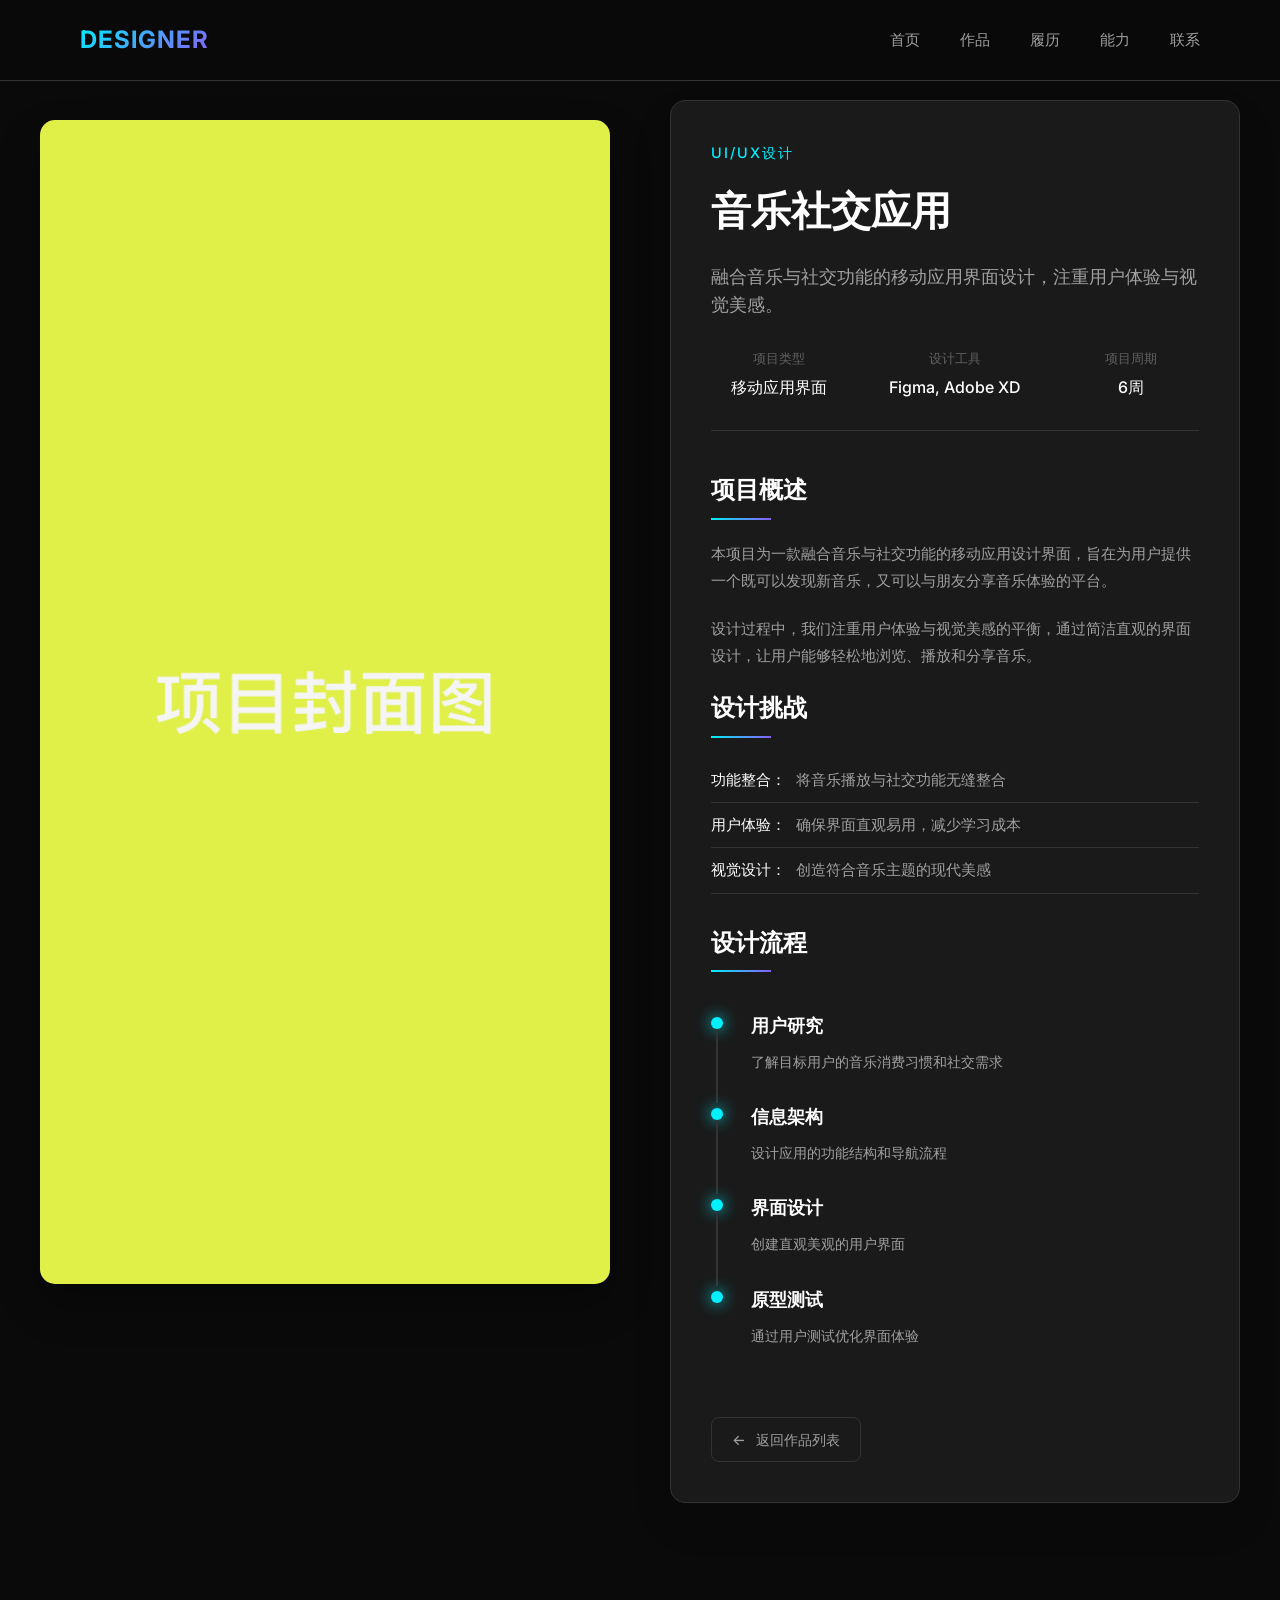
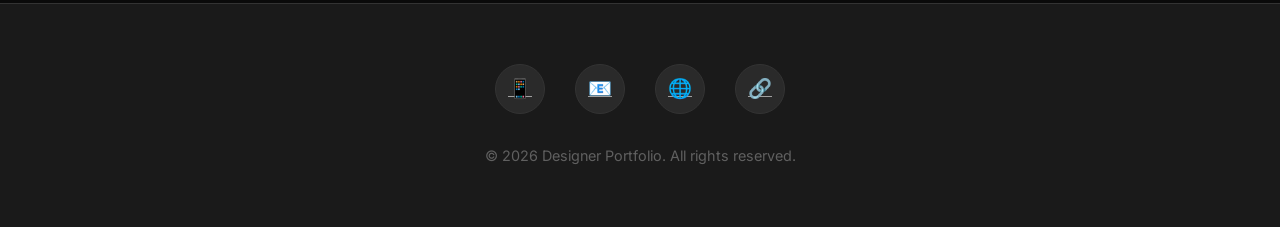
<file: work2.html>
<!DOCTYPE html>
<html lang="zh-CN">
<head>
    <meta charset="UTF-8">
    <meta name="viewport" content="width=device-width, initial-scale=1.0">
    <title>音乐社交应用 | 设计作品</title>
    <link href="https://fonts.googleapis.com/css2?family=Inter:wght@300;400;500;600;700&display=swap" rel="stylesheet">
    <link rel="stylesheet" href="css/style.css">
</head>
<body>
    <nav>
        <div class="nav-container">
            <div class="logo">DESIGNER</div>
            <ul class="nav-links">
                <li><a href="index.html">首页</a></li>
                <li><a href="index.html#works">作品</a></li>
                <li><a href="index.html#experience">履历</a></li>
                <li><a href="index.html#skills">能力</a></li>
                <li><a href="index.html#contact">联系</a></li>
            </ul>
            <div class="mobile-menu-btn">
                <span></span>
                <span></span>
                <span></span>
            </div>
        </div>
    </nav>

    <section class="work-container">
        <div class="work-layout">
            <div class="work-media">
                <img src="image/work-page-2.jpg" alt="音乐社交应用详情">
            </div>
            <div class="work-info">
                <div class="work-page-category">UI/UX设计</div>
                <h1 class="work-page-title">音乐社交应用</h1>
                <p class="work-page-subtitle">融合音乐与社交功能的移动应用界面设计，注重用户体验与视觉美感。</p>
                <div class="work-page-meta">
                    <div class="meta-item">
                        <div class="meta-label">项目类型</div>
                        <div class="meta-value">移动应用界面</div>
                    </div>
                    <div class="meta-item">
                        <div class="meta-label">设计工具</div>
                        <div class="meta-value">Figma, Adobe XD</div>
                    </div>
                    <div class="meta-item">
                        <div class="meta-label">项目周期</div>
                        <div class="meta-value">6周</div>
                    </div>
                </div>
                
                <div class="work-description">
                    <h3>项目概述</h3>
                    <p>本项目为一款融合音乐与社交功能的移动应用设计界面，旨在为用户提供一个既可以发现新音乐，又可以与朋友分享音乐体验的平台。</p>
                    <p>设计过程中，我们注重用户体验与视觉美感的平衡，通过简洁直观的界面设计，让用户能够轻松地浏览、播放和分享音乐。</p>
                    
                    <h3>设计挑战</h3>
                    <ul>
                        <li><strong>功能整合：</strong>将音乐播放与社交功能无缝整合</li>
                        <li><strong>用户体验：</strong>确保界面直观易用，减少学习成本</li>
                        <li><strong>视觉设计：</strong>创造符合音乐主题的现代美感</li>
                    </ul>
                    
                    <h3>设计流程</h3>
                    <div class="process-timeline">
                        <div class="process-item">
                            <div class="process-title">用户研究</div>
                            <div class="process-desc">了解目标用户的音乐消费习惯和社交需求</div>
                        </div>
                        <div class="process-item">
                            <div class="process-title">信息架构</div>
                            <div class="process-desc">设计应用的功能结构和导航流程</div>
                        </div>
                        <div class="process-item">
                            <div class="process-title">界面设计</div>
                            <div class="process-desc">创建直观美观的用户界面</div>
                        </div>
                        <div class="process-item">
                            <div class="process-title">原型测试</div>
                            <div class="process-desc">通过用户测试优化界面体验</div>
                        </div>
                    </div>
                    <a href="works.html" class="back-link">
                        <span>←</span>
                        返回作品列表
                    </a>
                </div>
            </div>
        </div>
    </section>

    <footer>
        <div class="container">
            <div class="footer-content">
                <div class="footer-social">
                    <a href="#">📱</a>
                    <a href="#">📧</a>
                    <a href="#">🌐</a>
                    <a href="#">🔗</a>
                </div>
                <p class="footer-copyright">
                    © 2026 Designer Portfolio. All rights reserved.
                </p>
            </div>
        </div>
    </footer>

    <script src="js/script.js"></script>
</body>
</html>
</file>
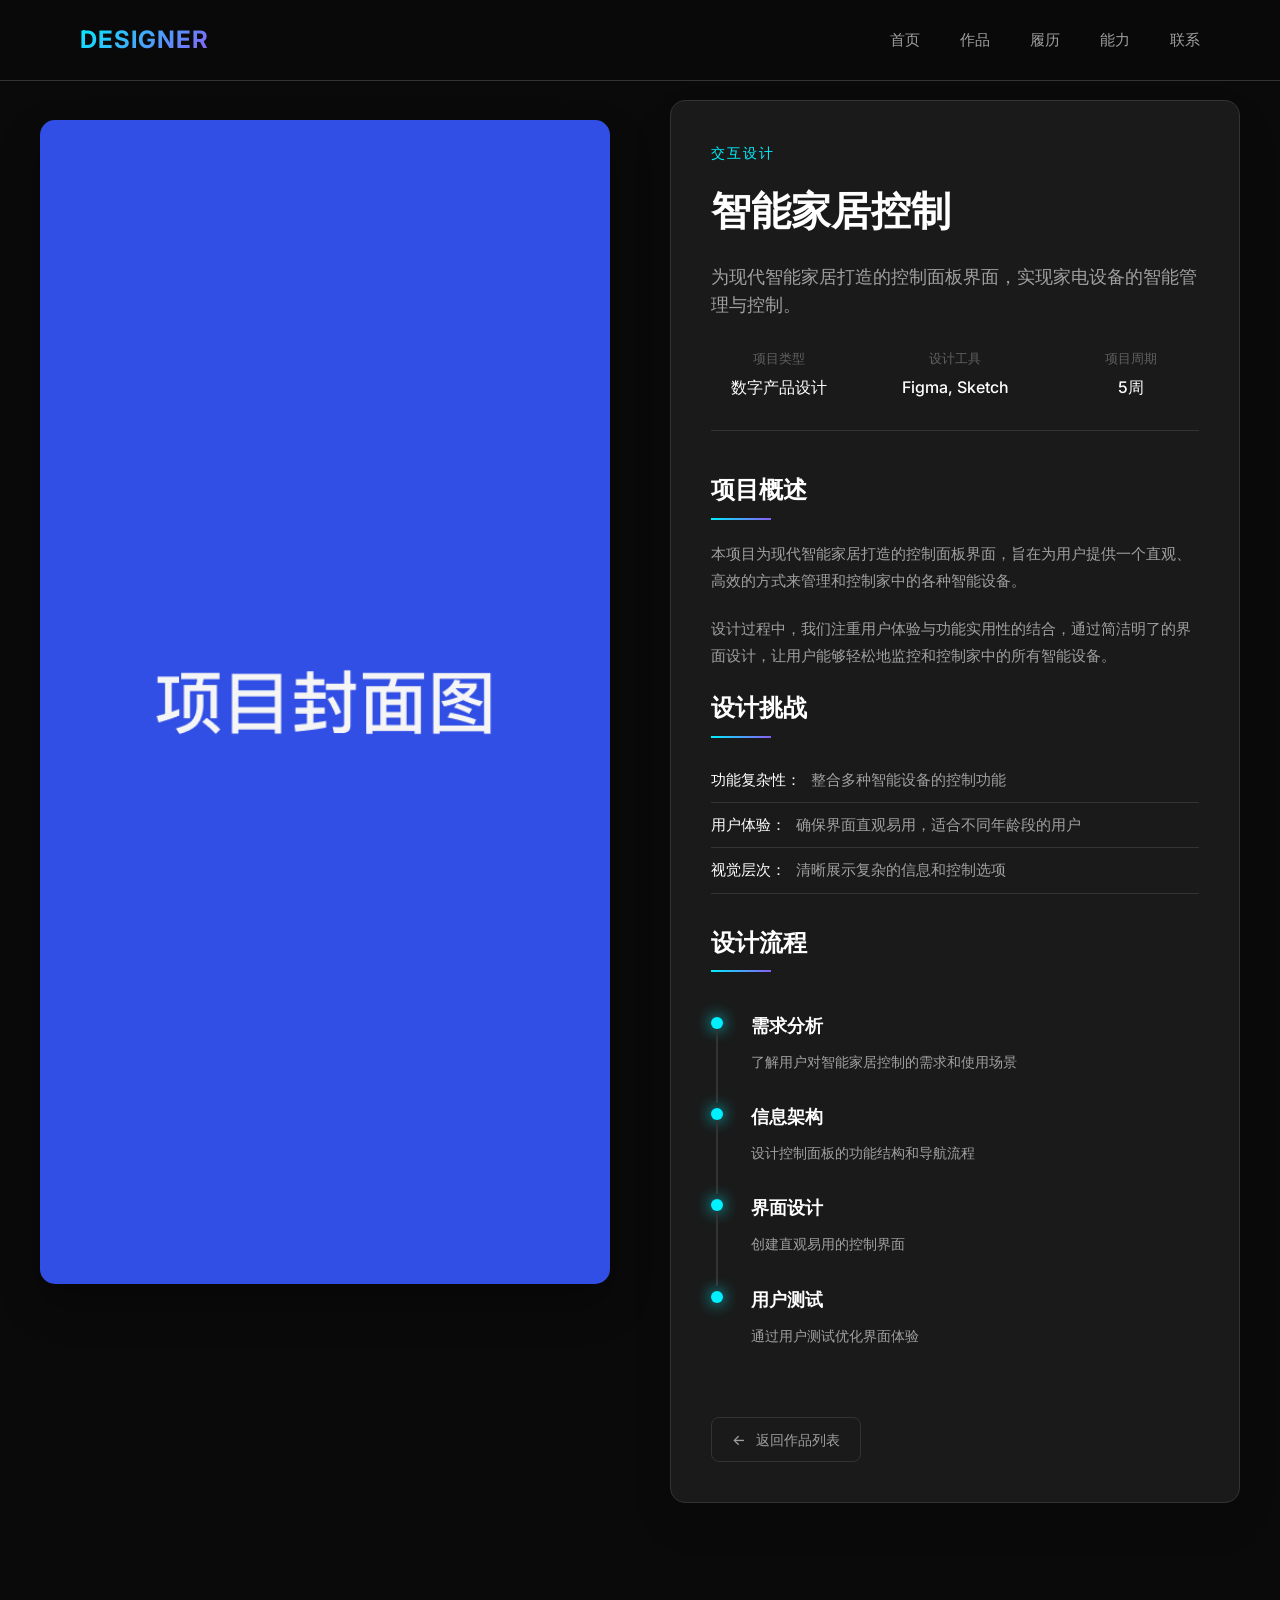
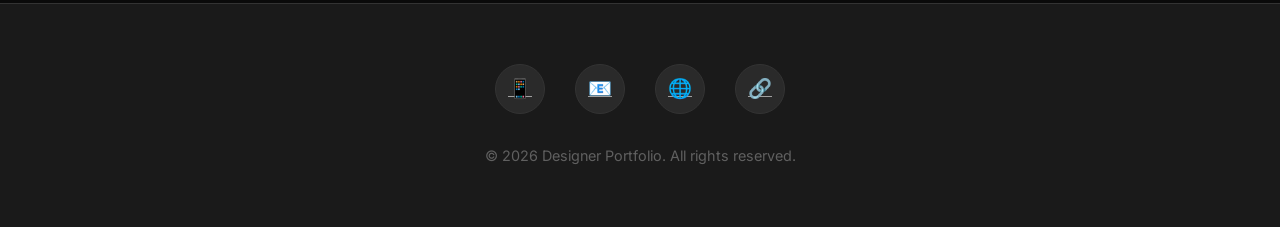
<file: work3.html>
<!DOCTYPE html>
<html lang="zh-CN">
<head>
    <meta charset="UTF-8">
    <meta name="viewport" content="width=device-width, initial-scale=1.0">
    <title>智能家居控制系统 | 设计作品</title>
    <link href="https://fonts.googleapis.com/css2?family=Inter:wght@300;400;500;600;700&display=swap" rel="stylesheet">
    <link rel="stylesheet" href="css/style.css">
</head>
<body>
    <nav>
        <div class="nav-container">
            <div class="logo">DESIGNER</div>
            <ul class="nav-links">
                <li><a href="index.html">首页</a></li>
                <li><a href="index.html#works">作品</a></li>
                <li><a href="index.html#experience">履历</a></li>
                <li><a href="index.html#skills">能力</a></li>
                <li><a href="index.html#contact">联系</a></li>
            </ul>
            <div class="mobile-menu-btn">
                <span></span>
                <span></span>
                <span></span>
            </div>
        </div>
    </nav>

    <section class="work-container">
        <div class="work-layout">
            <div class="work-media">
                <img src="image/work-page-3.jpg" alt="智能家居控制详情">
            </div>
            <div class="work-info">
                <div class="work-page-category">交互设计</div>
                <h1 class="work-page-title">智能家居控制</h1>
                <p class="work-page-subtitle">为现代智能家居打造的控制面板界面，实现家电设备的智能管理与控制。</p>
                <div class="work-page-meta">
                    <div class="meta-item">
                        <div class="meta-label">项目类型</div>
                        <div class="meta-value">数字产品设计</div>
                    </div>
                    <div class="meta-item">
                        <div class="meta-label">设计工具</div>
                        <div class="meta-value">Figma, Sketch</div>
                    </div>
                    <div class="meta-item">
                        <div class="meta-label">项目周期</div>
                        <div class="meta-value">5周</div>
                    </div>
                </div>
                
                <div class="work-description">
                    <h3>项目概述</h3>
                    <p>本项目为现代智能家居打造的控制面板界面，旨在为用户提供一个直观、高效的方式来管理和控制家中的各种智能设备。</p>
                    <p>设计过程中，我们注重用户体验与功能实用性的结合，通过简洁明了的界面设计，让用户能够轻松地监控和控制家中的所有智能设备。</p>
                    
                    <h3>设计挑战</h3>
                    <ul>
                        <li><strong>功能复杂性：</strong>整合多种智能设备的控制功能</li>
                        <li><strong>用户体验：</strong>确保界面直观易用，适合不同年龄段的用户</li>
                        <li><strong>视觉层次：</strong>清晰展示复杂的信息和控制选项</li>
                    </ul>
                    
                    <h3>设计流程</h3>
                    <div class="process-timeline">
                        <div class="process-item">
                            <div class="process-title">需求分析</div>
                            <div class="process-desc">了解用户对智能家居控制的需求和使用场景</div>
                        </div>
                        <div class="process-item">
                            <div class="process-title">信息架构</div>
                            <div class="process-desc">设计控制面板的功能结构和导航流程</div>
                        </div>
                        <div class="process-item">
                            <div class="process-title">界面设计</div>
                            <div class="process-desc">创建直观易用的控制界面</div>
                        </div>
                        <div class="process-item">
                            <div class="process-title">用户测试</div>
                            <div class="process-desc">通过用户测试优化界面体验</div>
                        </div>
                    </div>
                    <a href="works.html" class="back-link">
                        <span>←</span>
                        返回作品列表
                    </a>
                </div>
            </div>
        </div>
    </section>

    <footer>
        <div class="container">
            <div class="footer-content">
                <div class="footer-social">
                    <a href="#">📱</a>
                    <a href="#">📧</a>
                    <a href="#">🌐</a>
                    <a href="#">🔗</a>
                </div>
                <p class="footer-copyright">
                    © 2026 Designer Portfolio. All rights reserved.
                </p>
            </div>
        </div>
    </footer>

    <script src="js/script.js"></script>
</body>
</html>
</file>
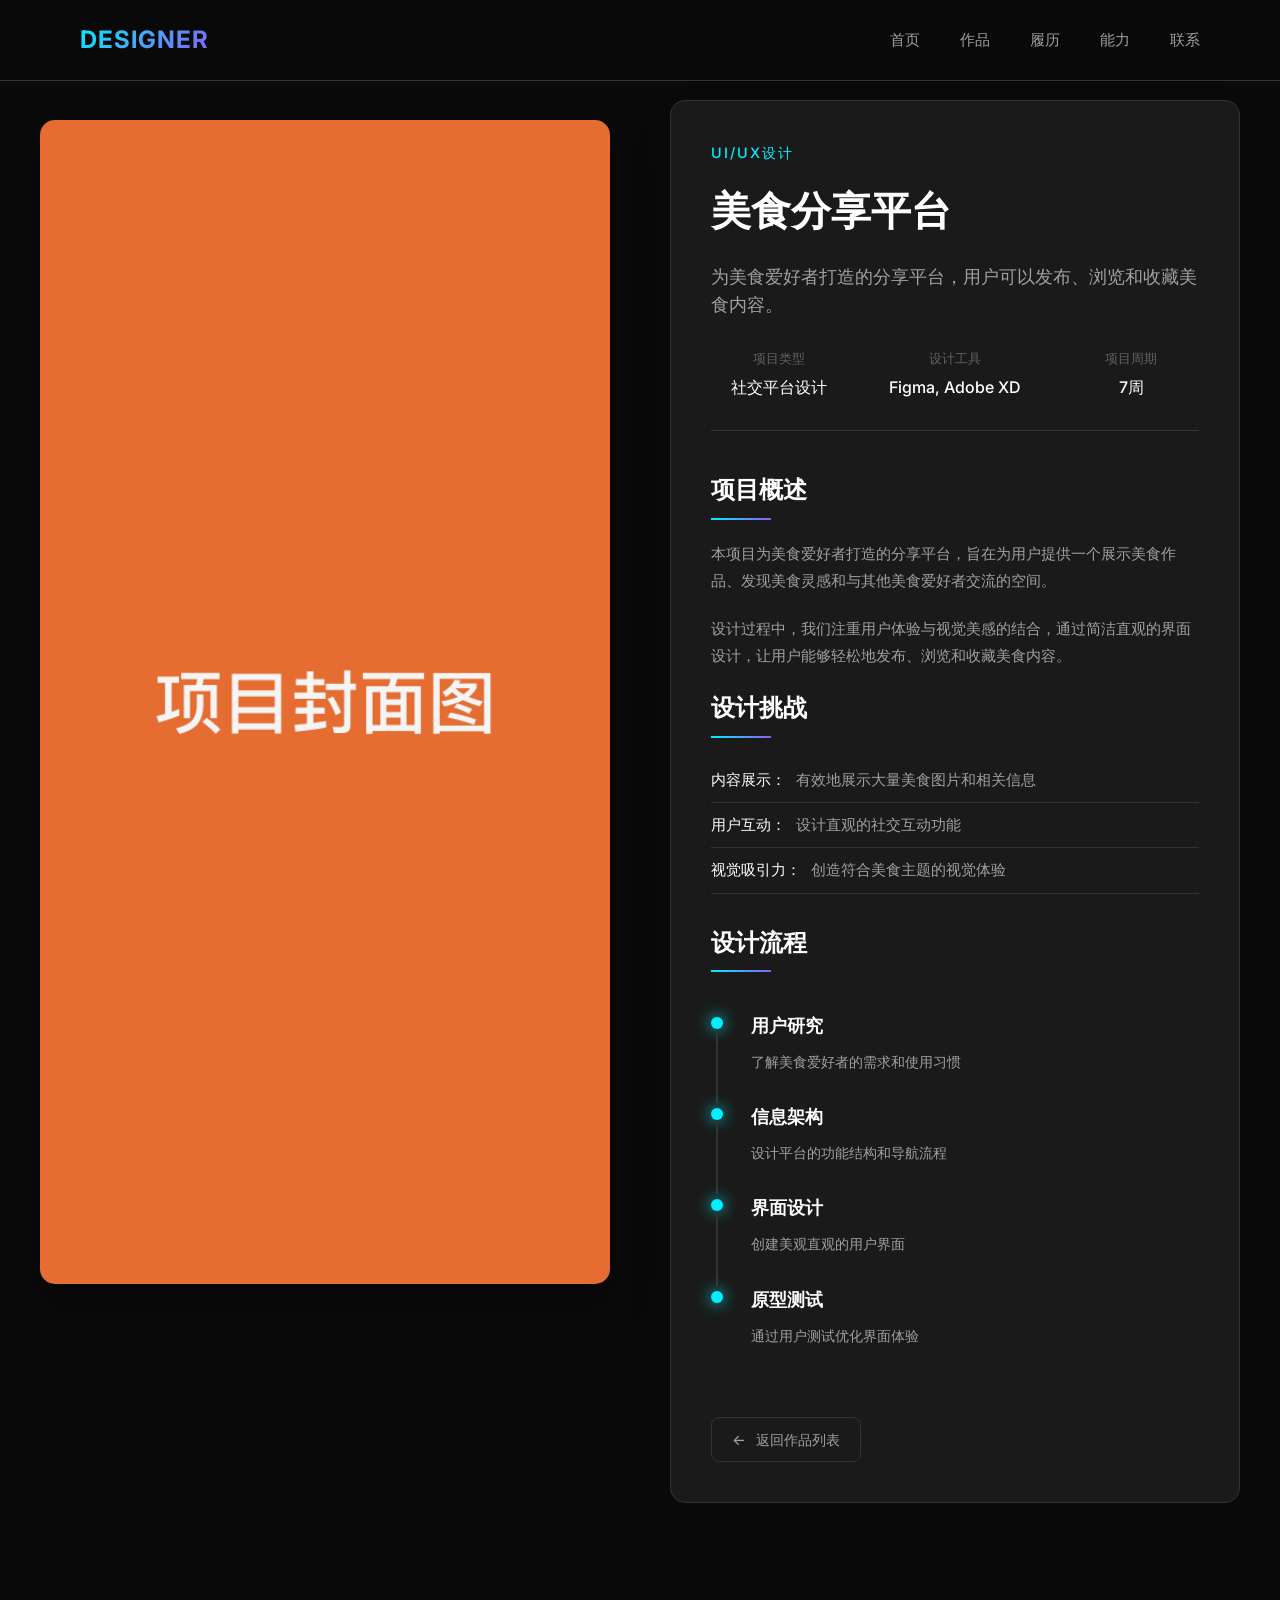
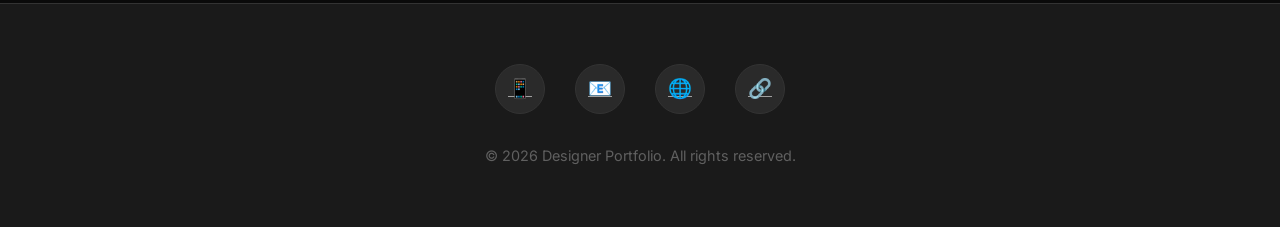
<file: work4.html>
<!DOCTYPE html>
<html lang="zh-CN">
<head>
    <meta charset="UTF-8">
    <meta name="viewport" content="width=device-width, initial-scale=1.0">
    <title>美食分享平台 | 设计作品</title>
    <link href="https://fonts.googleapis.com/css2?family=Inter:wght@300;400;500;600;700&display=swap" rel="stylesheet">
    <link rel="stylesheet" href="css/style.css">
</head>
<body>
    <nav>
        <div class="nav-container">
            <div class="logo">DESIGNER</div>
            <ul class="nav-links">
                <li><a href="index.html">首页</a></li>
                <li><a href="index.html#works">作品</a></li>
                <li><a href="index.html#experience">履历</a></li>
                <li><a href="index.html#skills">能力</a></li>
                <li><a href="index.html#contact">联系</a></li>
            </ul>
            <div class="mobile-menu-btn">
                <span></span>
                <span></span>
                <span></span>
            </div>
        </div>
    </nav>

    <section class="work-container">
        <div class="work-layout">
            <div class="work-media">
                <img src="image/work-page-4.jpg" alt="美食分享平台详情">
            </div>
            <div class="work-info">
                <div class="work-page-category">UI/UX设计</div>
                <h1 class="work-page-title">美食分享平台</h1>
                <p class="work-page-subtitle">为美食爱好者打造的分享平台，用户可以发布、浏览和收藏美食内容。</p>
                <div class="work-page-meta">
                    <div class="meta-item">
                        <div class="meta-label">项目类型</div>
                        <div class="meta-value">社交平台设计</div>
                    </div>
                    <div class="meta-item">
                        <div class="meta-label">设计工具</div>
                        <div class="meta-value">Figma, Adobe XD</div>
                    </div>
                    <div class="meta-item">
                        <div class="meta-label">项目周期</div>
                        <div class="meta-value">7周</div>
                    </div>
                </div>
                
                <div class="work-description">
                    <h3>项目概述</h3>
                    <p>本项目为美食爱好者打造的分享平台，旨在为用户提供一个展示美食作品、发现美食灵感和与其他美食爱好者交流的空间。</p>
                    <p>设计过程中，我们注重用户体验与视觉美感的结合，通过简洁直观的界面设计，让用户能够轻松地发布、浏览和收藏美食内容。</p>
                    
                    <h3>设计挑战</h3>
                    <ul>
                        <li><strong>内容展示：</strong>有效地展示大量美食图片和相关信息</li>
                        <li><strong>用户互动：</strong>设计直观的社交互动功能</li>
                        <li><strong>视觉吸引力：</strong>创造符合美食主题的视觉体验</li>
                    </ul>
                    
                    <h3>设计流程</h3>
                    <div class="process-timeline">
                        <div class="process-item">
                            <div class="process-title">用户研究</div>
                            <div class="process-desc">了解美食爱好者的需求和使用习惯</div>
                        </div>
                        <div class="process-item">
                            <div class="process-title">信息架构</div>
                            <div class="process-desc">设计平台的功能结构和导航流程</div>
                        </div>
                        <div class="process-item">
                            <div class="process-title">界面设计</div>
                            <div class="process-desc">创建美观直观的用户界面</div>
                        </div>
                        <div class="process-item">
                            <div class="process-title">原型测试</div>
                            <div class="process-desc">通过用户测试优化界面体验</div>
                        </div>
                    </div>
                    <a href="works.html" class="back-link">
                        <span>←</span>
                        返回作品列表
                    </a>
                </div>
            </div>
        </div>
    </section>

    <footer>
        <div class="container">
            <div class="footer-content">
                <div class="footer-social">
                    <a href="#">📱</a>
                    <a href="#">📧</a>
                    <a href="#">🌐</a>
                    <a href="#">🔗</a>
                </div>
                <p class="footer-copyright">
                    © 2026 Designer Portfolio. All rights reserved.
                </p>
            </div>
        </div>
    </footer>

    <script src="js/script.js"></script>
</body>
</html>
</file>
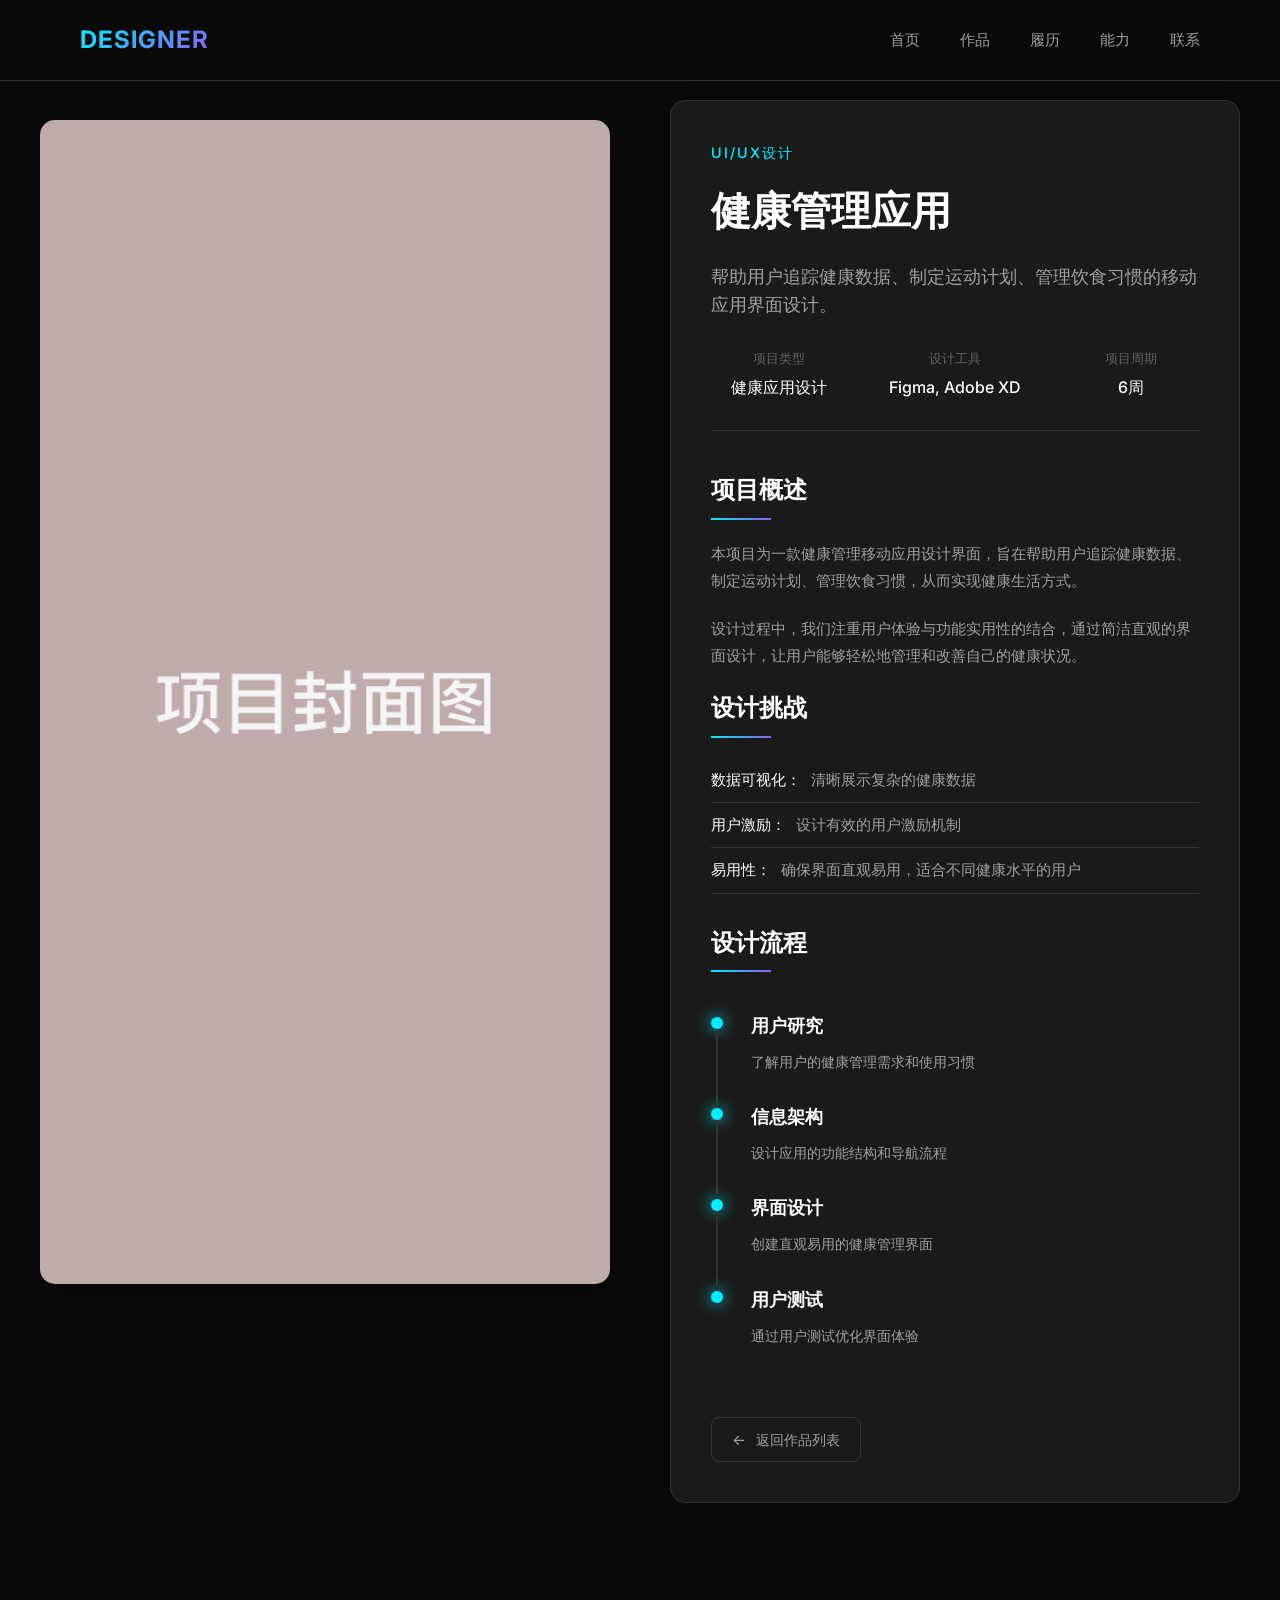
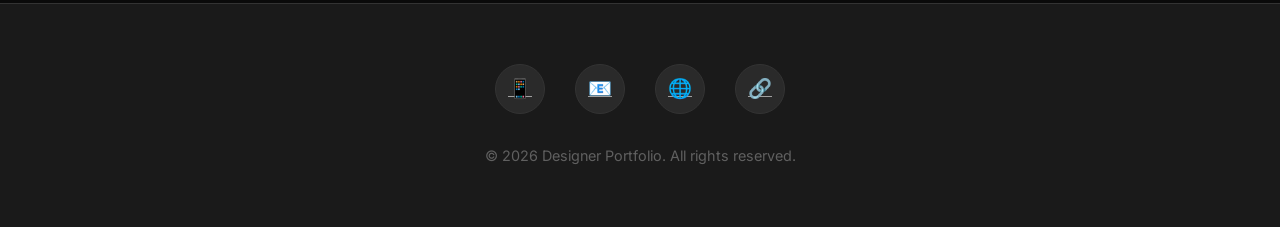
<file: work5.html>
<!DOCTYPE html>
<html lang="zh-CN">
<head>
    <meta charset="UTF-8">
    <meta name="viewport" content="width=device-width, initial-scale=1.0">
    <title>健康管理应用 | 设计作品</title>
    <link href="https://fonts.googleapis.com/css2?family=Inter:wght@300;400;500;600;700&display=swap" rel="stylesheet">
    <link rel="stylesheet" href="css/style.css">
</head>
<body>
    <nav>
        <div class="nav-container">
            <div class="logo">DESIGNER</div>
            <ul class="nav-links">
                <li><a href="index.html">首页</a></li>
                <li><a href="index.html#works">作品</a></li>
                <li><a href="index.html#experience">履历</a></li>
                <li><a href="index.html#skills">能力</a></li>
                <li><a href="index.html#contact">联系</a></li>
            </ul>
            <div class="mobile-menu-btn">
                <span></span>
                <span></span>
                <span></span>
            </div>
        </div>
    </nav>

    <section class="work-container">
        <div class="work-layout">
            <div class="work-media">
                <img src="image/work-page-5.jpg" alt="健康管理应用详情">
            </div>
            <div class="work-info">
                <div class="work-page-category">UI/UX设计</div>
                <h1 class="work-page-title">健康管理应用</h1>
                <p class="work-page-subtitle">帮助用户追踪健康数据、制定运动计划、管理饮食习惯的移动应用界面设计。</p>
                <div class="work-page-meta">
                    <div class="meta-item">
                        <div class="meta-label">项目类型</div>
                        <div class="meta-value">健康应用设计</div>
                    </div>
                    <div class="meta-item">
                        <div class="meta-label">设计工具</div>
                        <div class="meta-value">Figma, Adobe XD</div>
                    </div>
                    <div class="meta-item">
                        <div class="meta-label">项目周期</div>
                        <div class="meta-value">6周</div>
                    </div>
                </div>
                
                <div class="work-description">
                    <h3>项目概述</h3>
                    <p>本项目为一款健康管理移动应用设计界面，旨在帮助用户追踪健康数据、制定运动计划、管理饮食习惯，从而实现健康生活方式。</p>
                    <p>设计过程中，我们注重用户体验与功能实用性的结合，通过简洁直观的界面设计，让用户能够轻松地管理和改善自己的健康状况。</p>
                    
                    <h3>设计挑战</h3>
                    <ul>
                        <li><strong>数据可视化：</strong>清晰展示复杂的健康数据</li>
                        <li><strong>用户激励：</strong>设计有效的用户激励机制</li>
                        <li><strong>易用性：</strong>确保界面直观易用，适合不同健康水平的用户</li>
                    </ul>
                    
                    <h3>设计流程</h3>
                    <div class="process-timeline">
                        <div class="process-item">
                            <div class="process-title">用户研究</div>
                            <div class="process-desc">了解用户的健康管理需求和使用习惯</div>
                        </div>
                        <div class="process-item">
                            <div class="process-title">信息架构</div>
                            <div class="process-desc">设计应用的功能结构和导航流程</div>
                        </div>
                        <div class="process-item">
                            <div class="process-title">界面设计</div>
                            <div class="process-desc">创建直观易用的健康管理界面</div>
                        </div>
                        <div class="process-item">
                            <div class="process-title">用户测试</div>
                            <div class="process-desc">通过用户测试优化界面体验</div>
                        </div>
                    </div>
                    <a href="works.html" class="back-link">
                        <span>←</span>
                        返回作品列表
                    </a>
                </div>
            </div>
        </div>
    </section>

    <footer>
        <div class="container">
            <div class="footer-content">
                <div class="footer-social">
                    <a href="#">📱</a>
                    <a href="#">📧</a>
                    <a href="#">🌐</a>
                    <a href="#">🔗</a>
                </div>
                <p class="footer-copyright">
                    © 2026 Designer Portfolio. All rights reserved.
                </p>
            </div>
        </div>
    </footer>

    <script src="js/script.js"></script>
</body>
</html>
</file>
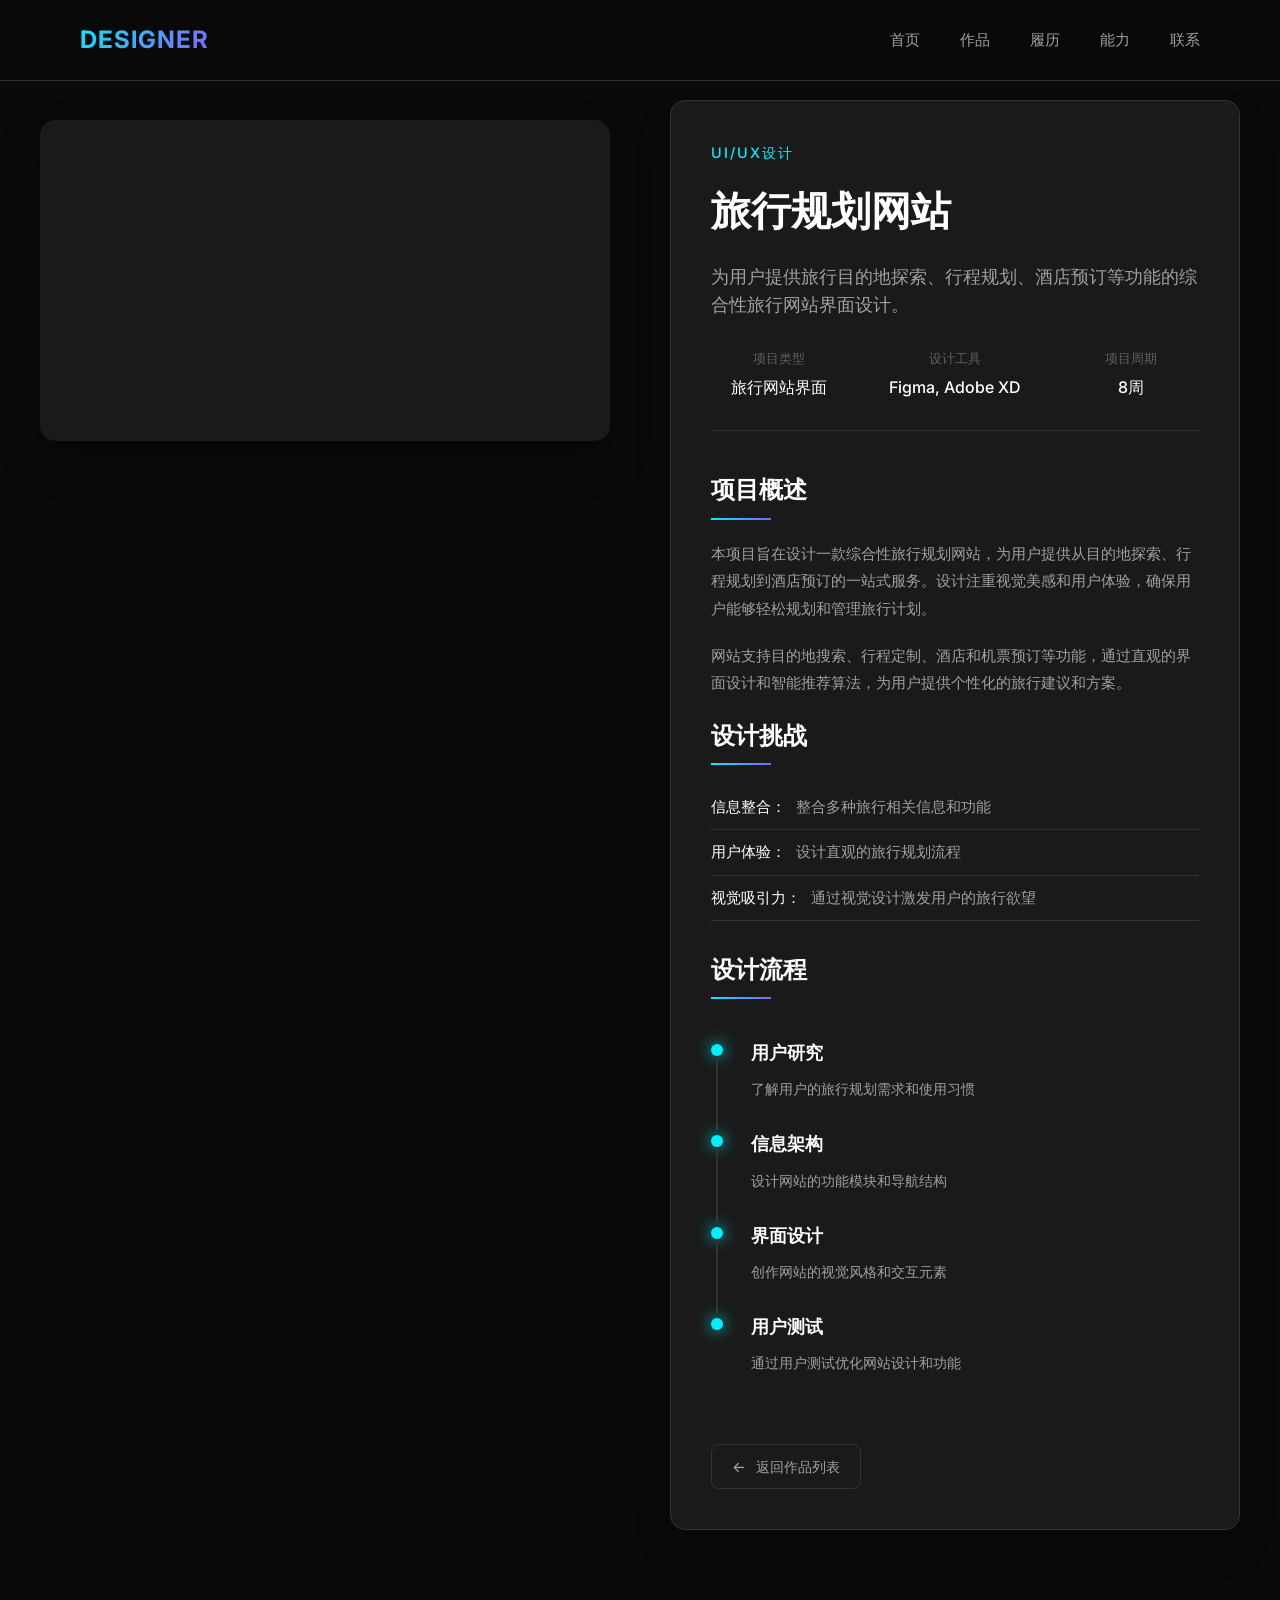
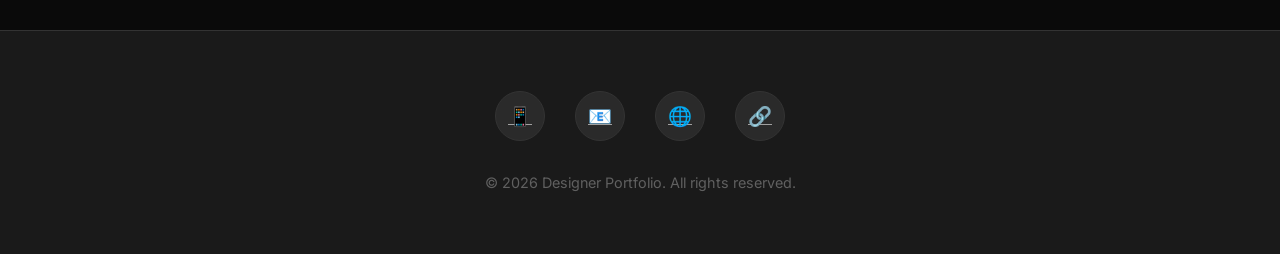
<file: work6.html>
<!DOCTYPE html>
<html lang="zh-CN">
<head>
    <meta charset="UTF-8">
    <meta name="viewport" content="width=device-width, initial-scale=1.0">
    <title>旅行规划网站 | 设计作品</title>
    <link href="https://fonts.googleapis.com/css2?family=Inter:wght@300;400;500;600;700&display=swap" rel="stylesheet">
    <link rel="stylesheet" href="css/style.css">
    <style>
        .video-container {
            position: relative;
            width: 100%;
            padding-bottom: 56.25%;
            height: 0;
            overflow: hidden;
            background: #1a1a1a;
            border-radius: 15px;
        }

        .video-container iframe {
            position: absolute;
            top: 0;
            left: 0;
            width: 100%;
            height: 100%;
            border: none;
        }
    </style>
</head>
<body>
    <nav>
        <div class="nav-container">
            <div class="logo">DESIGNER</div>
            <ul class="nav-links">
                <li><a href="index.html">首页</a></li>
                <li><a href="index.html#works">作品</a></li>
                <li><a href="index.html#experience">履历</a></li>
                <li><a href="index.html#skills">能力</a></li>
                <li><a href="index.html#contact">联系</a></li>
            </ul>
            <div class="mobile-menu-btn">
                <span></span>
                <span></span>
                <span></span>
            </div>
        </div>
    </nav>

    <section class="work-container">
        <div class="work-layout">
            <div class="work-media">
                <div class="video-container">
                    <iframe src="https://player.bilibili.com/player.html?isOutside=true&aid=116209282521327&bvid=BV1AicfzoEfd&cid=36618504722&p=1" scrolling="no" border="0" frameborder="no" framespacing="0" allowfullscreen="true"></iframe>
                </div>
            </div>
            <div class="work-info">
                <div class="work-page-category">UI/UX设计</div>
                <h1 class="work-page-title">旅行规划网站</h1>
                <p class="work-page-subtitle">为用户提供旅行目的地探索、行程规划、酒店预订等功能的综合性旅行网站界面设计。</p>
                <div class="work-page-meta">
                    <div class="meta-item">
                        <div class="meta-label">项目类型</div>
                        <div class="meta-value">旅行网站界面</div>
                    </div>
                    <div class="meta-item">
                        <div class="meta-label">设计工具</div>
                        <div class="meta-value">Figma, Adobe XD</div>
                    </div>
                    <div class="meta-item">
                        <div class="meta-label">项目周期</div>
                        <div class="meta-value">8周</div>
                    </div>
                </div>
                
                <div class="work-description">
                    <h3>项目概述</h3>
                    <p>本项目旨在设计一款综合性旅行规划网站，为用户提供从目的地探索、行程规划到酒店预订的一站式服务。设计注重视觉美感和用户体验，确保用户能够轻松规划和管理旅行计划。</p>
                    <p>网站支持目的地搜索、行程定制、酒店和机票预订等功能，通过直观的界面设计和智能推荐算法，为用户提供个性化的旅行建议和方案。</p>

                    <h3>设计挑战</h3>
                    <ul>
                        <li><strong>信息整合：</strong>整合多种旅行相关信息和功能</li>
                        <li><strong>用户体验：</strong>设计直观的旅行规划流程</li>
                        <li><strong>视觉吸引力：</strong>通过视觉设计激发用户的旅行欲望</li>
                    </ul>
                    
                    <h3>设计流程</h3>
                    <div class="process-timeline">
                        <div class="process-item">
                            <div class="process-title">用户研究</div>
                            <div class="process-desc">了解用户的旅行规划需求和使用习惯</div>
                        </div>
                        <div class="process-item">
                            <div class="process-title">信息架构</div>
                            <div class="process-desc">设计网站的功能模块和导航结构</div>
                        </div>
                        <div class="process-item">
                            <div class="process-title">界面设计</div>
                            <div class="process-desc">创作网站的视觉风格和交互元素</div>
                        </div>
                        <div class="process-item">
                            <div class="process-title">用户测试</div>
                            <div class="process-desc">通过用户测试优化网站设计和功能</div>
                        </div>
                    </div>
                    <a href="works.html" class="back-link">
                        <span>←</span>
                        返回作品列表
                    </a>
                </div>
            </div>
        </div>
    </section>

    <footer>
        <div class="container">
            <div class="footer-content">
                <div class="footer-social">
                    <a href="#">📱</a>
                    <a href="#">📧</a>
                    <a href="#">🌐</a>
                    <a href="#">🔗</a>
                </div>
                <p class="footer-copyright">
                    © 2026 Designer Portfolio. All rights reserved.
                </p>
            </div>
        </div>
    </footer>

    <script src="js/script.js"></script>
</body>
</html>
</file>
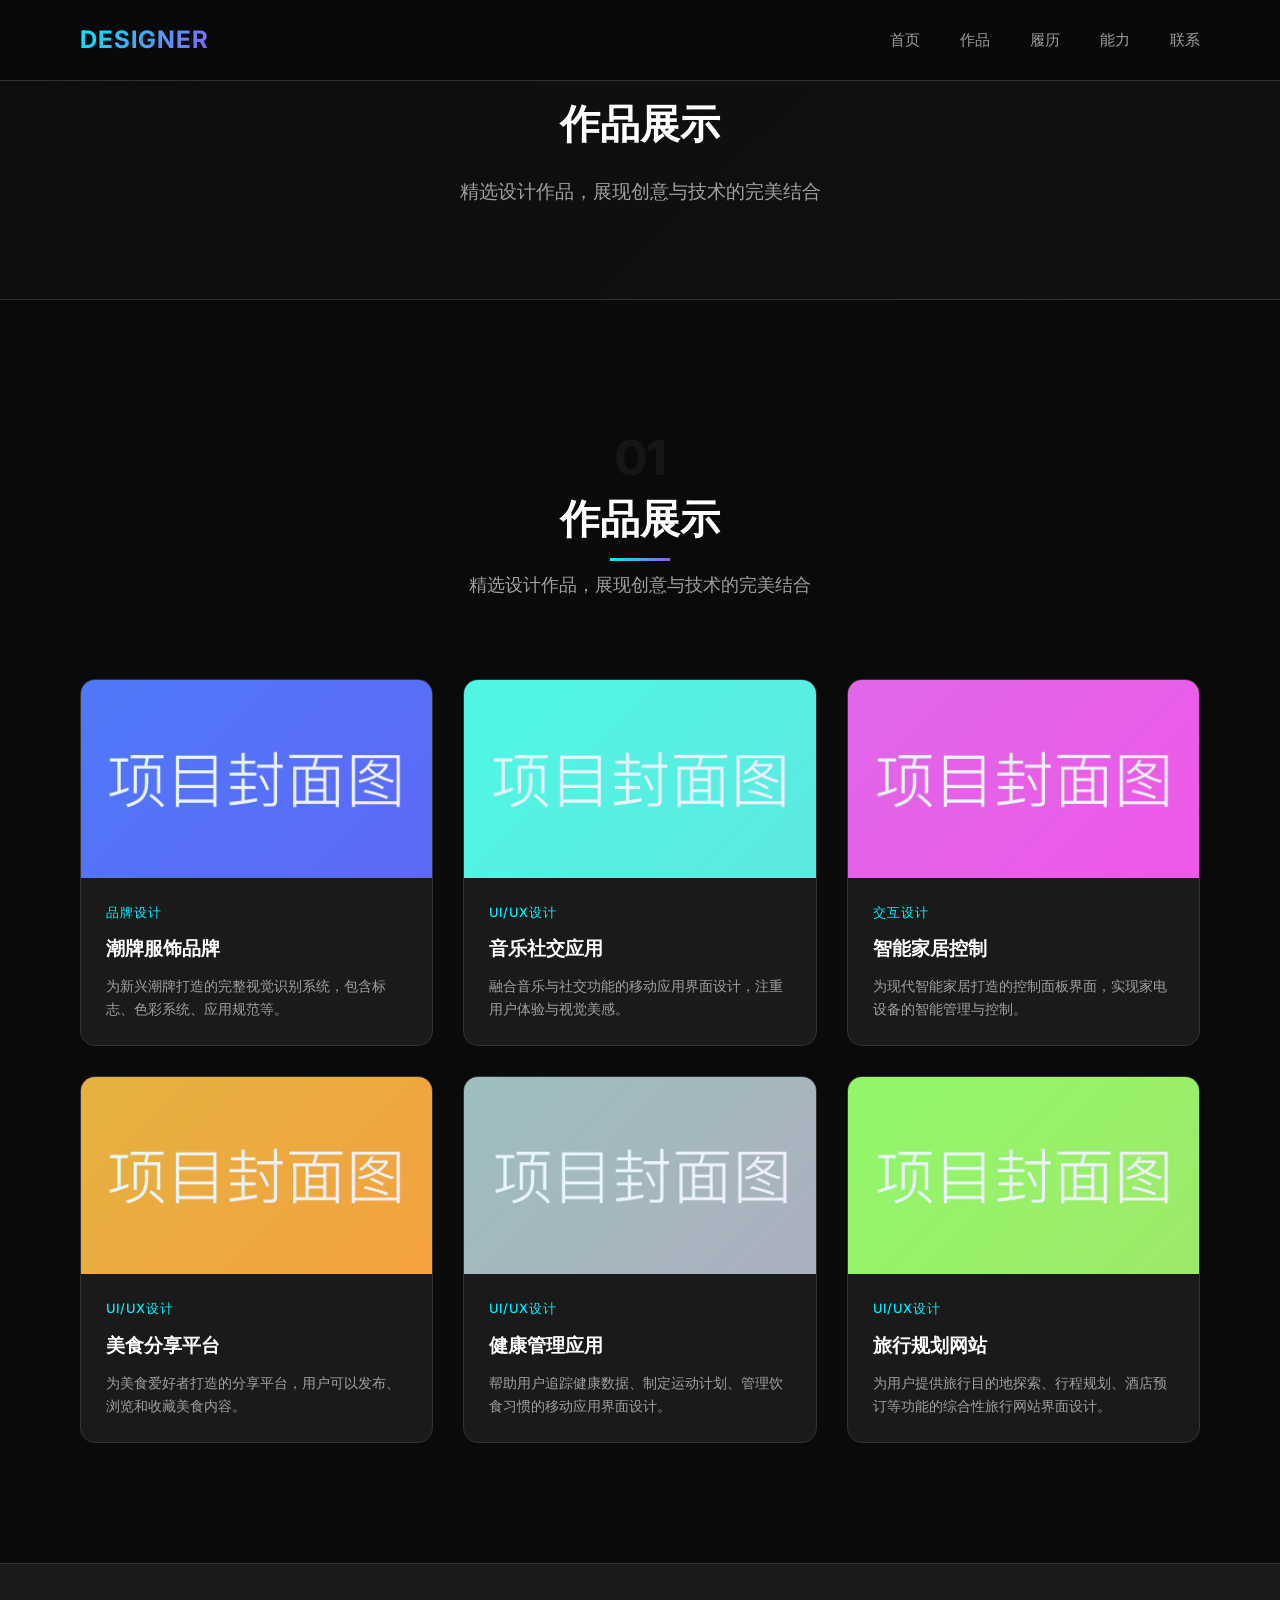
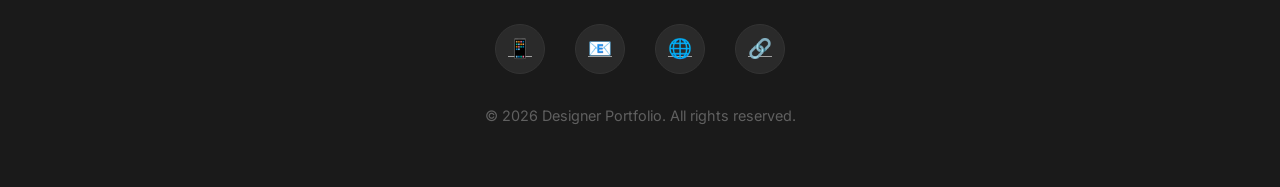
<file: works.html>
<!DOCTYPE html>
<html lang="zh-CN">
<head>
    <meta charset="UTF-8">
    <meta name="viewport" content="width=device-width, initial-scale=1.0">
    <title>作品展示 | 潮酷设计师</title>
    <link href="https://fonts.googleapis.com/css2?family=Inter:wght@300;400;500;600;700&display=swap" rel="stylesheet">
    <link href='https://fonts.googleapis.com/css?family=Lato:300,400,700' rel='stylesheet' type='text/css'>
    <link rel="stylesheet" href="css/style.css">
</head>
<body>
    <nav>
        <div class="nav-container">
            <div class="logo">DESIGNER</div>
            <ul class="nav-links">
                <li><a href="index.html">首页</a></li>
                <li><a href="works.html">作品</a></li>
                <li><a href="experience.html">履历</a></li>
                <li><a href="skills.html">能力</a></li>
                <li><a href="contact.html">联系</a></li>
            </ul>
            <div class="mobile-menu-btn">
                <span></span>
                <span></span>
                <span></span>
            </div>
        </div>
    </nav>

    <div class="top-banner">
        <div class="top-banner-content">
            <div class="top-banner-text">
                <h1 class="top-banner-title">作品展示</h1>
                <p class="top-banner-subtitle">精选设计作品，展现创意与技术的完美结合</p>
            </div>
        </div>
    </div>

    <section class="section">
        <div class="container">
            <div class="section-header">
                <div class="section-number">01</div>
                <h2 class="section-title">作品展示</h2>
                <p class="section-subtitle">
                    精选设计作品，展现创意与技术的完美结合
                </p>
            </div>
            <div class="works-grid">
                <a href="work1.html" class="work-link">
                    <div class="work-item">
                        <div class="work-image">
                            <img src="image/work-1.jpg" alt="潮牌服饰品牌">
                            <div class="work-overlay">
                                <span>品牌视觉系统</span>
                            </div>
                        </div>
                        <div class="work-content">
                            <div class="work-category">品牌设计</div>
                            <h3 class="work-title">潮牌服饰品牌</h3>
                            <p class="work-desc">
                                为新兴潮牌打造的完整视觉识别系统，包含标志、色彩系统、应用规范等。
                            </p>
                        </div>
                    </div>
                </a>
                <a href="work2.html" class="work-link">
                    <div class="work-item">
                        <div class="work-image">
                            <img src="image/work-2.jpg" alt="音乐社交应用">
                            <div class="work-overlay">
                                <span>移动应用界面</span>
                            </div>
                        </div>
                        <div class="work-content">
                            <div class="work-category">UI/UX设计</div>
                            <h3 class="work-title">音乐社交应用</h3>
                            <p class="work-desc">
                                融合音乐与社交功能的移动应用界面设计，注重用户体验与视觉美感。
                            </p>
                        </div>
                    </div>
                </a>
                <a href="work3.html" class="work-link">
                    <div class="work-item">
                        <div class="work-image">
                            <img src="image/work-3.jpg" alt="智能家居控制">
                            <div class="work-overlay">
                                <span>数字产品设计</span>
                            </div>
                        </div>
                        <div class="work-content">
                            <div class="work-category">交互设计</div>
                            <h3 class="work-title">智能家居控制</h3>
                            <p class="work-desc">
                                为现代智能家居打造的控制面板界面，实现家电设备的智能管理与控制。
                            </p>
                        </div>
                    </div>
                </a>
                <a href="work4.html" class="work-link">
                    <div class="work-item">
                        <div class="work-image">
                            <img src="image/work-4.jpg" alt="美食分享平台">
                            <div class="work-overlay">
                                <span>社交平台设计</span>
                            </div>
                        </div>
                        <div class="work-content">
                            <div class="work-category">UI/UX设计</div>
                            <h3 class="work-title">美食分享平台</h3>
                            <p class="work-desc">
                                为美食爱好者打造的分享平台，用户可以发布、浏览和收藏美食内容。
                            </p>
                        </div>
                    </div>
                </a>
                <a href="work5.html" class="work-link">
                    <div class="work-item">
                        <div class="work-image">
                            <img src="image/work-5.jpg" alt="健康管理应用">
                            <div class="work-overlay">
                                <span>健康应用设计</span>
                            </div>
                        </div>
                        <div class="work-content">
                            <div class="work-category">UI/UX设计</div>
                            <h3 class="work-title">健康管理应用</h3>
                            <p class="work-desc">
                                帮助用户追踪健康数据、制定运动计划、管理饮食习惯的移动应用界面设计。
                            </p>
                        </div>
                    </div>
                </a>
                <a href="work6.html" class="work-link">
                    <div class="work-item">
                        <div class="work-image">
                            <img src="image/work-6.jpg" alt="旅行规划网站">
                            <div class="work-overlay">
                                <span>旅行服务平台</span>
                            </div>
                        </div>
                        <div class="work-content">
                            <div class="work-category">UI/UX设计</div>
                            <h3 class="work-title">旅行规划网站</h3>
                            <p class="work-desc">
                                为用户提供旅行目的地探索、行程规划、酒店预订等功能的综合性旅行网站界面设计。
                            </p>
                        </div>
                    </div>
                </a>
            </div>
        </div>
    </section>

    <footer>
        <div class="container">
            <div class="footer-content">
                <div class="footer-social">
                    <a href="#">📱</a>
                    <a href="#">📧</a>
                    <a href="#">🌐</a>
                    <a href="#">🔗</a>
                </div>
                <p class="footer-copyright">
                    © 2026 Designer Portfolio. All rights reserved.
                </p>
            </div>
        </div>
    </footer>

    <script src="js/script.js"></script>
</body>
</html>
</file>
<file: css/style.css>
:root {
            --bg-primary: #0a0a0a;
            --bg-secondary: #1a1a1a;
            --bg-tertiary: #2a2a2a;
            --neon-blue: #00f0ff;
            --neon-purple: #8b5cf6;
            --neon-pink: #ec4899;
            --neon-green: #10b981;
            --text-primary: #ffffff;
            --text-secondary: #a0a0a0;
            --text-muted: #606060;
            --border-color: #333333;
            --gradient-primary: linear-gradient(135deg, var(--neon-blue), var(--neon-purple));
            --gradient-secondary: linear-gradient(135deg, var(--neon-pink), var(--neon-purple));
            --gradient-tertiary: linear-gradient(135deg, var(--neon-green), var(--neon-blue));
        }

        * {
            margin: 0;
            padding: 0;
            box-sizing: border-box;
        }

        html {
            scroll-behavior: smooth;
        }

        body {
            font-family: 'Inter', -apple-system, BlinkMacSystemFont, sans-serif;
            background-color: var(--bg-primary);
            color: var(--text-primary);
            line-height: 1.6;
            overflow-x: hidden;
        }

        .container {
            max-width: 1200px;
            margin: 0 auto;
            padding: 0 40px;
        }

        nav {
            position: fixed;
            top: 0;
            left: 0;
            right: 0;
            background: rgba(10, 10, 10, 0.95);
            backdrop-filter: blur(20px);
            z-index: 1000;
            border-bottom: 1px solid var(--border-color);
            transition: all 0.3s ease;
        }

        .nav-container {
            max-width: 1200px;
            margin: 0 auto;
            padding: 0 40px;
            display: flex;
            justify-content: space-between;
            align-items: center;
            height: 80px;
        }

        .logo {
            font-size: 1.5rem;
            font-weight: 700;
            background: var(--gradient-primary);
            -webkit-background-clip: text;
            -webkit-text-fill-color: transparent;
            background-clip: text;
            letter-spacing: 1px;
        }

        .nav-links {
            display: flex;
            gap: 40px;
            list-style: none;
        }

        .nav-links a {
            text-decoration: none;
            color: var(--text-secondary);
            font-size: 0.95rem;
            font-weight: 500;
            transition: all 0.3s ease;
            position: relative;
        }

        .nav-links a::after {
            content: '';
            position: absolute;
            bottom: -5px;
            left: 0;
            width: 0;
            height: 2px;
            background: var(--gradient-primary);
            transition: width 0.3s ease;
        }

        .nav-links a:hover {
            color: var(--text-primary);
        }

        .nav-links a:hover::after {
            width: 100%;
        }

        .mobile-menu-btn {
            display: none;
            flex-direction: column;
            gap: 5px;
            cursor: pointer;
            padding: 10px;
        }

        .mobile-menu-btn span {
            width: 25px;
            height: 2px;
            background: var(--text-primary);
            transition: all 0.3s ease;
        }

        .hero {
            min-height: 100vh;
            display: flex;
            align-items: center;
            justify-content: center;
            text-align: center;
            position: relative;
            overflow: hidden;
            background: radial-gradient(ellipse at bottom, #1B2735 0%, #090A0F 100%);
        }

        #stars {
            width: 1px;
            height: 1px;
            background: transparent;
            box-shadow: 0 0 0 0 #FFF;
            animation: animStar 50s linear infinite;
            position: absolute;
            top: 0;
            left: 0;
            z-index: 0;
        }

        #stars2 {
            width: 2px;
            height: 2px;
            background: transparent;
            box-shadow: 0 0 0 0 #FFF;
            animation: animStar 100s linear infinite;
            position: absolute;
            top: 0;
            left: 0;
            z-index: 0;
        }

        #stars3 {
            width: 3px;
            height: 3px;
            background: transparent;
            box-shadow: 0 0 0 0 #FFF;
            animation: animStar 150s linear infinite;
            position: absolute;
            top: 0;
            left: 0;
            z-index: 0;
        }

        @keyframes animStar {
            from {
                transform: translateY(0px);
            }
            to {
                transform: translateY(-2000px);
            }
        }

        .hero-banner {
            position: absolute;
            top: 20px;
            right: 20px;
            background: var(--gradient-primary);
            padding: 8px 20px;
            border-radius: 25px;
            font-size: 0.8rem;
            font-weight: 600;
            color: var(--bg-primary);
            z-index: 2;
            animation: pulse 2s ease infinite;
        }

        .top-banner {
            height: 300px;
            position: relative;
            overflow: hidden;
            background: var(--bg-secondary);
            border-bottom: 1px solid var(--border-color);
        }

        .top-banner-content {
            position: absolute;
            inset: 0;
            background: linear-gradient(135deg, rgba(10, 10, 10, 0.8), rgba(10, 10, 10, 0.6)),
                        url('https://images.unsplash.com/photo-1618005182384-a83a8bd57fbe?ixlib=rb-4.0.3&auto=format&fit=crop&w=1920&q=80');
            background-size: cover;
            background-position: center;
            display: flex;
            align-items: center;
            justify-content: center;
            text-align: center;
        }

        .top-banner-text {
            max-width: 800px;
            padding: 0 40px;
        }

        .top-banner-title {
            font-size: 2.5rem;
            font-weight: 700;
            margin-bottom: 20px;
            color: var(--text-primary);
        }

        .top-banner-subtitle {
            font-size: 1.2rem;
            color: var(--text-secondary);
        }

        @keyframes pulse {
            0%, 100% {
                transform: scale(1);
            }
            50% {
                transform: scale(1.05);
            }
        }

        .hero-bg {
            position: absolute;
            inset: 0;
            background: radial-gradient(circle at 50% 50%, rgba(0, 240, 255, 0.1), transparent 70%),
                        radial-gradient(circle at 80% 20%, rgba(139, 92, 246, 0.1), transparent 60%);
            z-index: 0;
        }

        .hero-grid {
            position: absolute;
            inset: 0;
            background-image: 
                linear-gradient(rgba(255, 255, 255, 0.03) 1px, transparent 1px),
                linear-gradient(90deg, rgba(255, 255, 255, 0.03) 1px, transparent 1px);
            background-size: 50px 50px;
            z-index: 0;
        }

        .hero-content {
            position: relative;
            z-index: 1;
            max-width: 800px;
        }

        .hero-title {
            font-size: 4rem;
            font-weight: 800;
            margin-bottom: 20px;
            opacity: 0;
            transform: translateY(30px);
            animation: fadeInUp 1s ease forwards 0.2s;
        }

        .hero-title span {
            background: var(--gradient-primary);
            -webkit-background-clip: text;
            -webkit-text-fill-color: transparent;
            background-clip: text;
        }

        .hero-subtitle {
            font-size: 1.2rem;
            color: var(--text-secondary);
            margin-bottom: 40px;
            opacity: 0;
            transform: translateY(30px);
            animation: fadeInUp 1s ease forwards 0.4s;
        }

        .hero-tags {
            display: flex;
            flex-wrap: wrap;
            justify-content: center;
            gap: 15px;
            margin-bottom: 60px;
            opacity: 0;
            transform: translateY(30px);
            animation: fadeInUp 1s ease forwards 0.6s;
        }

        .hero-tag {
            padding: 8px 20px;
            background: var(--bg-secondary);
            border: 1px solid var(--border-color);
            border-radius: 25px;
            font-size: 0.85rem;
            font-weight: 500;
            color: var(--text-secondary);
            transition: all 0.3s ease;
        }

        .hero-tag:hover {
            background: var(--gradient-primary);
            color: var(--bg-primary);
            border-color: var(--neon-blue);
            transform: translateY(-2px);
        }

        .hero-btn {
            display: inline-block;
            padding: 15px 40px;
            background: var(--gradient-primary);
            color: var(--bg-primary);
            text-decoration: none;
            border-radius: 50px;
            font-weight: 600;
            letter-spacing: 1px;
            transition: all 0.3s ease;
            opacity: 0;
            transform: translateY(30px);
            animation: fadeInUp 1s ease forwards 0.8s;
        }

        .hero-btn:hover {
            transform: translateY(-5px);
            box-shadow: 0 10px 30px rgba(0, 240, 255, 0.3);
        }

        .scroll-indicator {
            position: absolute;
            bottom: 40px;
            left: 50%;
            transform: translateX(-50%);
            display: flex;
            flex-direction: column;
            align-items: center;
            gap: 15px;
            color: var(--text-muted);
            font-size: 0.8rem;
            letter-spacing: 2px;
            animation: bounce 2s ease infinite;
        }

        .scroll-line {
            width: 2px;
            height: 60px;
            background: linear-gradient(to bottom, var(--neon-blue), transparent);
        }

        .section {
            padding: 120px 0;
            position: relative;
        }

        .section-header {
            text-align: center;
            margin-bottom: 80px;
        }

        .section-number {
            font-size: 3rem;
            font-weight: 800;
            color: rgba(255, 255, 255, 0.05);
            margin-bottom: -10px;
        }

        .section-title {
            font-size: 2.5rem;
            font-weight: 700;
            margin-bottom: 20px;
            position: relative;
            display: inline-block;
        }

        .section-title::after {
            content: '';
            position: absolute;
            bottom: -10px;
            left: 50%;
            transform: translateX(-50%);
            width: 60px;
            height: 3px;
            background: var(--gradient-primary);
        }

        .section-subtitle {
            font-size: 1.1rem;
            color: var(--text-secondary);
            max-width: 600px;
            margin: 0 auto;
        }

        .works-grid {
            display: grid;
            grid-template-columns: repeat(3, 1fr);
            gap: 30px;
        }

        .work-link {
            text-decoration: none;
            color: inherit;
            display: block;
            transition: all 0.3s ease;
        }

        .work-item {
            background: var(--bg-secondary);
            border: 1px solid var(--border-color);
            border-radius: 15px;
            overflow: hidden;
            transition: all 0.4s ease;
            position: relative;
        }

        .work-link:hover .work-item {
            transform: translateY(-10px);
            border-color: var(--neon-blue);
            box-shadow: 0 20px 40px rgba(0, 240, 255, 0.1);
        }

        .work-image {
            width: 100%;
            aspect-ratio: 16/9;
            background: var(--bg-tertiary);
            position: relative;
            overflow: hidden;
        }

        .work-image img {
            width: 100%;
            height: 100%;
            object-fit: cover;
            transition: transform 0.5s ease;
        }

        .work-item:hover .work-image img {
            transform: scale(1.05);
        }

        .work-image::before {
            content: '';
            position: absolute;
            inset: 0;
            background: var(--gradient-primary);
            opacity: 0.1;
            transition: opacity 0.3s ease;
        }

        .work-item:hover .work-image::before {
            opacity: 0.2;
        }

        .work-overlay {
            position: absolute;
            inset: 0;
            background: linear-gradient(to top, rgba(10, 10, 10, 0.8), transparent);
            display: flex;
            align-items: flex-end;
            padding: 20px;
            opacity: 0;
            transition: opacity 0.3s ease;
        }

        .work-item:hover .work-overlay {
            opacity: 1;
        }

        .work-overlay span {
            font-size: 0.9rem;
            color: var(--text-primary);
            font-weight: 500;
        }

        .work-content {
            padding: 25px;
        }

        .work-category {
            font-size: 0.8rem;
            color: var(--neon-blue);
            font-weight: 500;
            margin-bottom: 10px;
            text-transform: uppercase;
            letter-spacing: 1px;
        }

        .work-title {
            font-size: 1.2rem;
            font-weight: 600;
            margin-bottom: 10px;
            color: var(--text-primary);
        }

        .work-desc {
            font-size: 0.9rem;
            color: var(--text-secondary);
            line-height: 1.6;
        }

        .work-header {
            padding: 120px 0 60px;
            background: var(--bg-secondary);
            border-bottom: 1px solid var(--border-color);
        }

        .work-header-content {
            text-align: center;
        }

        .work-page-category {
            font-size: 0.9rem;
            color: var(--neon-blue);
            font-weight: 500;
            margin-bottom: 15px;
            text-transform: uppercase;
            letter-spacing: 2px;
        }

        .work-page-title {
            font-size: 2.5rem;
            font-weight: 700;
            margin-bottom: 20px;
            color: var(--text-primary);
        }

        .work-page-subtitle {
            font-size: 1.1rem;
            color: var(--text-secondary);
            max-width: 600px;
            margin: 0 auto 30px;
        }

        .work-page-meta {
            display: flex;
            justify-content: center;
            gap: 40px;
            margin-bottom: 40px;
        }

        .meta-item {
            text-align: center;
        }

        .meta-label {
            font-size: 0.8rem;
            color: var(--text-muted);
            margin-bottom: 5px;
        }

        .meta-value {
            font-size: 1rem;
            color: var(--text-primary);
            font-weight: 500;
        }

        .work-gallery {
            padding: 80px 0;
        }

        .work-details {
            padding: 80px 0;
            background: var(--bg-secondary);
            border-top: 1px solid var(--border-color);
        }

        .details-container {
            display: grid;
            grid-template-columns: 1fr 1fr;
            gap: 60px;
            align-items: start;
        }

        .details-content h3 {
            font-size: 1.5rem;
            font-weight: 600;
            margin-bottom: 30px;
            color: var(--text-primary);
            position: relative;
            padding-bottom: 15px;
        }

        .details-content h3::after {
            content: '';
            position: absolute;
            bottom: 0;
            left: 0;
            width: 60px;
            height: 2px;
            background: var(--gradient-primary);
        }

        .details-content p {
            font-size: 0.95rem;
            color: var(--text-secondary);
            line-height: 1.8;
            margin-bottom: 20px;
        }

        .details-content ul {
            list-style: none;
            margin-bottom: 30px;
        }

        .details-content ul li {
            padding: 10px 0;
            border-bottom: 1px solid var(--border-color);
            color: var(--text-secondary);
            font-size: 0.95rem;
        }

        .details-content ul li strong {
            color: var(--text-primary);
            font-weight: 500;
            margin-right: 10px;
        }

        .process-timeline {
            margin-top: 40px;
        }

        .process-item {
            margin-bottom: 40px;
            position: relative;
            padding-left: 40px;
        }

        .process-item::before {
            content: '';
            position: absolute;
            left: 0;
            top: 5px;
            width: 12px;
            height: 12px;
            background: var(--neon-blue);
            border-radius: 50%;
            box-shadow: 0 0 15px var(--neon-blue);
        }

        .process-item::after {
            content: '';
            position: absolute;
            left: 5px;
            top: 17px;
            width: 2px;
            height: calc(100% + 23px);
            background: var(--border-color);
        }

        .process-item:last-child::after {
            display: none;
        }

        .process-title {
            font-size: 1.1rem;
            font-weight: 600;
            margin-bottom: 10px;
            color: var(--text-primary);
        }

        .process-desc {
            font-size: 0.9rem;
            color: var(--text-secondary);
            line-height: 1.6;
        }

        .back-link {
            display: inline-flex;
            align-items: center;
            gap: 10px;
            text-decoration: none;
            color: var(--text-secondary);
            font-size: 0.9rem;
            font-weight: 500;
            margin-top: 40px;
            padding: 10px 20px;
            border: 1px solid var(--border-color);
            border-radius: 8px;
            transition: all 0.3s ease;
        }

        .back-link:hover {
            background: var(--gradient-primary);
            color: var(--bg-primary);
            border-color: var(--neon-blue);
        }

        .timeline {
            position: relative;
            max-width: 1200px;
            margin: 0 auto;
            display: flex;
            justify-content: space-between;
            align-items: stretch;
            flex-wrap: wrap;
            gap: 30px;
            padding: 40px 0;
        }

        .timeline-item {
            position: relative;
            flex: 1;
            min-width: 300px;
            text-align: center;
            background: var(--bg-secondary);
            border: 1px solid var(--border-color);
            border-radius: 15px;
            padding: 40px 30px;
            transition: all 0.3s ease;
            box-shadow: 0 10px 30px rgba(0, 0, 0, 0.1);
        }

        .timeline-item:hover {
            transform: translateY(-10px);
            border-color: var(--neon-blue);
            box-shadow: 0 15px 35px rgba(0, 0, 0, 0.2);
        }

        .timeline-item::before {
            content: '';
            position: absolute;
            top: 0;
            left: 0;
            right: 0;
            height: 4px;
            background: var(--gradient-primary);
            border-radius: 15px 15px 0 0;
        }

        .timeline-content {
            padding: 0;
            margin: 0;
        }

        .timeline-date {
            font-size: 0.85rem;
            color: var(--neon-blue);
            font-weight: 500;
            margin-bottom: 10px;
        }

        .timeline-company {
            font-size: 1.1rem;
            font-weight: 600;
            margin-bottom: 10px;
            color: var(--text-primary);
        }

        .timeline-position {
            font-size: 1rem;
            color: var(--text-secondary);
            margin-bottom: 15px;
        }

        .timeline-desc {
            font-size: 0.9rem;
            color: var(--text-muted);
            line-height: 1.6;
        }

        .skills-container {
            display: grid;
            grid-template-columns: repeat(3, 1fr);
            gap: 30px;
        }

        .skill-card {
            background: var(--bg-secondary);
            border: 1px solid var(--border-color);
            border-radius: 15px;
            padding: 40px;
            text-align: center;
            transition: all 0.3s ease;
            position: relative;
            overflow: hidden;
        }

        .skill-card::before {
            content: '';
            position: absolute;
            top: 0;
            left: -100%;
            width: 100%;
            height: 3px;
            background: var(--gradient-primary);
            transition: left 0.3s ease;
        }

        .skill-card:hover::before {
            left: 0;
        }

        .skill-card:hover {
            transform: translateY(-10px);
            border-color: var(--neon-blue);
            box-shadow: 0 20px 40px rgba(0, 240, 255, 0.1);
        }

        .skill-icon {
            font-size: 3rem;
            margin-bottom: 20px;
            background: var(--gradient-primary);
            -webkit-background-clip: text;
            -webkit-text-fill-color: transparent;
            background-clip: text;
        }

        .skill-title {
            font-size: 1.2rem;
            font-weight: 600;
            margin-bottom: 15px;
            color: var(--text-primary);
        }

        .skill-desc {
            font-size: 0.9rem;
            color: var(--text-secondary);
            line-height: 1.6;
            margin-bottom: 20px;
        }

        .skill-level {
            display: flex;
            justify-content: center;
            gap: 5px;
        }

        .skill-level-dot {
            width: 8px;
            height: 8px;
            border-radius: 50%;
            background: var(--text-muted);
            transition: all 0.3s ease;
        }

        .skill-card:hover .skill-level-dot {
            background: var(--neon-blue);
        }

        .contact-container {
            display: grid;
            grid-template-columns: 1fr 1fr;
            gap: 60px;
            align-items: center;
        }

        .contact-info {
            background: var(--bg-secondary);
            border: 1px solid var(--border-color);
            border-radius: 15px;
            padding: 50px;
        }

        .contact-title {
            font-size: 1.8rem;
            font-weight: 700;
            margin-bottom: 30px;
            color: var(--text-primary);
        }

        .contact-item {
            display: flex;
            align-items: center;
            gap: 20px;
            margin-bottom: 30px;
            padding: 20px;
            background: var(--bg-tertiary);
            border-radius: 10px;
            transition: all 0.3s ease;
        }

        .contact-item:hover {
            border-left: 3px solid var(--neon-blue);
            transform: translateX(5px);
        }

        .contact-icon {
            font-size: 1.5rem;
            color: var(--neon-blue);
            width: 40px;
            text-align: center;
        }

        .contact-details h4 {
            font-size: 1rem;
            font-weight: 600;
            margin-bottom: 5px;
            color: var(--text-primary);
        }

        .contact-details p {
            font-size: 0.9rem;
            color: var(--text-secondary);
        }

        .contact-form {
            background: var(--bg-secondary);
            border: 1px solid var(--border-color);
            border-radius: 15px;
            padding: 50px;
        }

        .form-group {
            margin-bottom: 25px;
        }

        .form-group label {
            display: block;
            font-size: 0.9rem;
            font-weight: 500;
            margin-bottom: 10px;
            color: var(--text-primary);
        }

        .form-group input,
        .form-group textarea {
            width: 100%;
            padding: 15px;
            background: var(--bg-tertiary);
            border: 1px solid var(--border-color);
            border-radius: 8px;
            font-family: inherit;
            font-size: 0.95rem;
            color: var(--text-primary);
            transition: all 0.3s ease;
        }

        .form-group input:focus,
        .form-group textarea:focus {
            outline: none;
            border-color: var(--neon-blue);
            box-shadow: 0 0 20px rgba(0, 240, 255, 0.1);
        }

        .form-group textarea {
            resize: none;
            height: 150px;
        }

        .submit-btn {
            width: 100%;
            padding: 15px;
            background: var(--gradient-primary);
            color: var(--bg-primary);
            border: none;
            border-radius: 8px;
            font-size: 1rem;
            font-weight: 600;
            cursor: pointer;
            transition: all 0.3s ease;
        }

        .submit-btn:hover {
            transform: translateY(-3px);
            box-shadow: 0 10px 30px rgba(0, 240, 255, 0.3);
        }

        footer {
            padding: 60px 0;
            background: var(--bg-secondary);
            border-top: 1px solid var(--border-color);
            text-align: center;
        }

        .footer-content {
            max-width: 800px;
            margin: 0 auto;
        }

        .footer-social {
            display: flex;
            justify-content: center;
            gap: 30px;
            margin-bottom: 30px;
        }

        .footer-social a {
            display: flex;
            align-items: center;
            justify-content: center;
            width: 50px;
            height: 50px;
            background: var(--bg-tertiary);
            border: 1px solid var(--border-color);
            border-radius: 50%;
            color: var(--text-secondary);
            font-size: 1.2rem;
            transition: all 0.3s ease;
        }

        .footer-social a:hover {
            background: var(--gradient-primary);
            color: var(--bg-primary);
            border-color: var(--neon-blue);
            transform: translateY(-5px);
        }

        .footer-copyright {
            font-size: 0.9rem;
            color: var(--text-muted);
        }

        @keyframes fadeInUp {
            to {
                opacity: 1;
                transform: translateY(0);
            }
        }

        @keyframes bounce {
            0%, 20%, 50%, 80%, 100% {
                transform: translateY(0) translateX(-50%);
            }
            40% {
                transform: translateY(-20px) translateX(-50%);
            }
            60% {
                transform: translateY(-10px) translateX(-50%);
            }
        }

        .about-content {
            display: grid;
            grid-template-columns: 1fr 1fr;
            gap: 60px;
            align-items: center;
        }

        .about-text {
            font-size: 1rem;
            line-height: 1.8;
            color: var(--text-secondary);
        }

        .about-text p {
            margin-bottom: 20px;
        }

        .about-stats {
            display: grid;
            grid-template-columns: repeat(2, 1fr);
            gap: 30px;
        }

        .stat-item {
            text-align: center;
            padding: 30px;
            background: var(--bg-secondary);
            border: 1px solid var(--border-color);
            border-radius: 15px;
            transition: all 0.3s ease;
        }

        .stat-item:hover {
            border-color: var(--neon-blue);
            transform: translateY(-5px);
            box-shadow: 0 10px 30px rgba(0, 240, 255, 0.1);
        }

        .stat-number {
            font-size: 2rem;
            font-weight: 700;
            color: var(--neon-blue);
            margin-bottom: 10px;
        }

        .stat-label {
            font-size: 0.9rem;
            color: var(--text-secondary);
        }

        .works-btn-container {
            text-align: center;
            margin-top: 60px;
        }

        .services-grid {
            display: grid;
            grid-template-columns: repeat(4, 1fr);
            gap: 30px;
        }

        .service-card {
            background: var(--bg-secondary);
            border: 1px solid var(--border-color);
            border-radius: 15px;
            padding: 40px;
            text-align: center;
            transition: all 0.3s ease;
            position: relative;
            overflow: hidden;
        }

        .service-card::before {
            content: '';
            position: absolute;
            top: 0;
            left: -100%;
            width: 100%;
            height: 3px;
            background: var(--gradient-primary);
            transition: left 0.3s ease;
        }

        .service-card:hover::before {
            left: 0;
        }

        .service-card:hover {
            transform: translateY(-10px);
            border-color: var(--neon-blue);
            box-shadow: 0 20px 40px rgba(0, 240, 255, 0.1);
        }

        .service-icon {
            font-size: 3rem;
            margin-bottom: 20px;
            background: var(--gradient-primary);
            -webkit-background-clip: text;
            -webkit-text-fill-color: transparent;
            background-clip: text;
        }

        .service-title {
            font-size: 1.2rem;
            font-weight: 600;
            margin-bottom: 15px;
            color: var(--text-primary);
        }

        .service-desc {
            font-size: 0.9rem;
            color: var(--text-secondary);
            line-height: 1.6;
        }

        .work-container {
            min-height: 100vh;
            padding: 100px 0;
        }

        .work-layout {
            display: grid;
            grid-template-columns: 1fr 1fr;
            gap: 60px;
            max-width: 1400px;
            margin: 0 auto;
            padding: 0 40px;
            align-items: flex-start;
        }

        .work-media {
            position: sticky;
            top: 120px;
            align-self: flex-start;
            border-radius: 15px;
            overflow: hidden;
            box-shadow: 0 20px 40px rgba(0, 0, 0, 0.3);
        }

        .work-media img {
            width: 100%;
            height: auto;
            display: block;
        }

        .work-info {
            background: var(--bg-secondary);
            border: 1px solid var(--border-color);
            border-radius: 15px;
            padding: 40px;
            box-shadow: 0 20px 40px rgba(0, 0, 0, 0.1);
        }

        .work-page-category {
            font-size: 0.9rem;
            color: var(--neon-blue);
            font-weight: 500;
            margin-bottom: 15px;
            text-transform: uppercase;
            letter-spacing: 2px;
        }

        .work-page-title {
            font-size: 2.5rem;
            font-weight: 700;
            margin-bottom: 20px;
            color: var(--text-primary);
        }

        .work-page-subtitle {
            font-size: 1.1rem;
            color: var(--text-secondary);
            margin-bottom: 30px;
        }

        .work-page-meta {
            display: flex;
            gap: 40px;
            margin-bottom: 40px;
            padding-bottom: 30px;
            border-bottom: 1px solid var(--border-color);
        }

        .meta-item {
            flex: 1;
        }

        .meta-label {
            font-size: 0.8rem;
            color: var(--text-muted);
            margin-bottom: 5px;
        }

        .meta-value {
            font-size: 1rem;
            color: var(--text-primary);
            font-weight: 500;
        }

        .work-description {
            margin-top: 30px;
        }

        .work-description h3 {
            font-size: 1.5rem;
            font-weight: 600;
            margin-bottom: 20px;
            color: var(--text-primary);
            position: relative;
            padding-bottom: 10px;
        }

        .work-description h3::after {
            content: '';
            position: absolute;
            bottom: 0;
            left: 0;
            width: 60px;
            height: 2px;
            background: var(--gradient-primary);
        }

        .work-description p {
            font-size: 0.95rem;
            color: var(--text-secondary);
            line-height: 1.8;
            margin-bottom: 20px;
        }

        .work-description ul {
            list-style: none;
            margin-bottom: 30px;
        }

        .work-description ul li {
            padding: 10px 0;
            border-bottom: 1px solid var(--border-color);
            color: var(--text-secondary);
            font-size: 0.95rem;
        }

        .work-description ul li strong {
            color: var(--text-primary);
            font-weight: 500;
            margin-right: 10px;
        }

        .work-description .process-timeline {
            margin-top: 40px;
        }

        .work-description .process-item {
            margin-bottom: 30px;
            position: relative;
            padding-left: 40px;
        }

        .work-description .process-item::before {
            content: '';
            position: absolute;
            left: 0;
            top: 5px;
            width: 12px;
            height: 12px;
            background: var(--neon-blue);
            border-radius: 50%;
            box-shadow: 0 0 15px var(--neon-blue);
        }

        .work-description .process-item::after {
            content: '';
            position: absolute;
            left: 5px;
            top: 17px;
            width: 2px;
            height: calc(100% + 13px);
            background: var(--border-color);
        }

        .work-description .process-item:last-child::after {
            display: none;
        }

        .work-description .process-title {
            font-size: 1.1rem;
            font-weight: 600;
            margin-bottom: 10px;
            color: var(--text-primary);
        }

        .work-description .process-desc {
            font-size: 0.9rem;
            color: var(--text-secondary);
            line-height: 1.6;
        }

        .work-description .back-link {
            display: inline-flex;
            align-items: center;
            gap: 10px;
            text-decoration: none;
            color: var(--text-secondary);
            font-size: 0.9rem;
            font-weight: 500;
            margin-top: 40px;
            padding: 10px 20px;
            border: 1px solid var(--border-color);
            border-radius: 8px;
            transition: all 0.3s ease;
        }

        .work-description .back-link:hover {
            background: var(--gradient-primary);
            color: var(--bg-primary);
            border-color: var(--neon-blue);
        }

        @media (max-width: 768px) {
            .container {
                padding: 0 20px;
            }

            .nav-container {
                padding: 0 20px;
            }

            .top-banner {
                height: 200px;
            }

            .top-banner-title {
                font-size: 1.8rem;
            }

            .top-banner-subtitle {
                font-size: 1rem;
            }

            .top-banner-text {
                padding: 0 20px;
            }

            .nav-links {
                display: none;
                position: absolute;
                top: 80px;
                left: 0;
                right: 0;
                background: var(--bg-secondary);
                flex-direction: column;
                padding: 30px;
                gap: 20px;
                border-bottom: 1px solid var(--border-color);
            }

            .nav-links.active {
                display: flex;
            }

            .mobile-menu-btn {
                display: flex;
            }

            .hero-title {
                font-size: 2.5rem;
            }

            .hero-subtitle {
                font-size: 1rem;
            }

            .works-grid {
                grid-template-columns: 1fr;
            }

            .timeline {
                flex-direction: column;
                gap: 20px;
            }

            .timeline-item {
                width: 100%;
                min-width: 100%;
                margin: 0;
            }

            .timeline-content {
                margin: 0;
            }

            .skills-container {
                grid-template-columns: 1fr;
            }

            .contact-container {
                grid-template-columns: 1fr;
                gap: 30px;
            }

            .contact-info,
            .contact-form {
                padding: 30px;
            }

            .section-title {
                font-size: 2rem;
            }

            .work-page-title {
                font-size: 2rem;
            }

            .work-page-meta {
                flex-direction: column;
                gap: 20px;
            }

            .work-layout {
                grid-template-columns: 1fr;
                gap: 40px;
                padding: 0 20px;
            }

            .work-media {
                position: static;
                top: auto;
            }

            .work-info {
                padding: 30px;
            }

            .gallery-container {
                grid-template-columns: 1fr;
            }

            .details-container {
                grid-template-columns: 1fr;
                gap: 40px;
            }

            .work-header {
                padding: 100px 0 40px;
            }

            .work-gallery,
            .work-details {
                padding: 60px 0;
            }

            .about-content {
                grid-template-columns: 1fr;
                gap: 40px;
            }

            .about-stats {
                grid-template-columns: 1fr;
                gap: 20px;
            }

            .services-grid {
                grid-template-columns: 1fr;
                gap: 20px;
            }

            .service-card {
                padding: 30px;
            }
        }

        @media (max-width: 480px) {
            .hero-title {
                font-size: 2rem;
            }

            .hero-subtitle {
                font-size: 0.9rem;
            }

            .section {
                padding: 80px 0;
            }

            .section-title {
                font-size: 1.8rem;
            }

            .work-page-title {
                font-size: 1.8rem;
            }

            .work-header {
                padding: 90px 0 30px;
            }

            .work-gallery,
            .work-details {
                padding: 40px 0;
            }
        }

        .gallery-container {
            display: grid;
            grid-template-columns: repeat(2, 1fr);
            gap: 30px;
            margin-bottom: 60px;
        }

        .gallery-item {
            aspect-ratio: 16/9;
            background: var(--bg-secondary);
            border-radius: 15px;
            overflow: hidden;
            position: relative;
        }

        .gallery-item.full-width {
            grid-column: 1 / -1;
            aspect-ratio: auto;
        }

        .gallery-item img {
            width: 100%;
            height: 100%;
            object-fit: cover;
            transition: transform 0.3s ease;
        }

        .gallery-item.full-width img {
            object-fit: contain;
            max-height: 1200px;
        }

        .gallery-item:hover img {
            transform: scale(1.05);
        }
</file>
